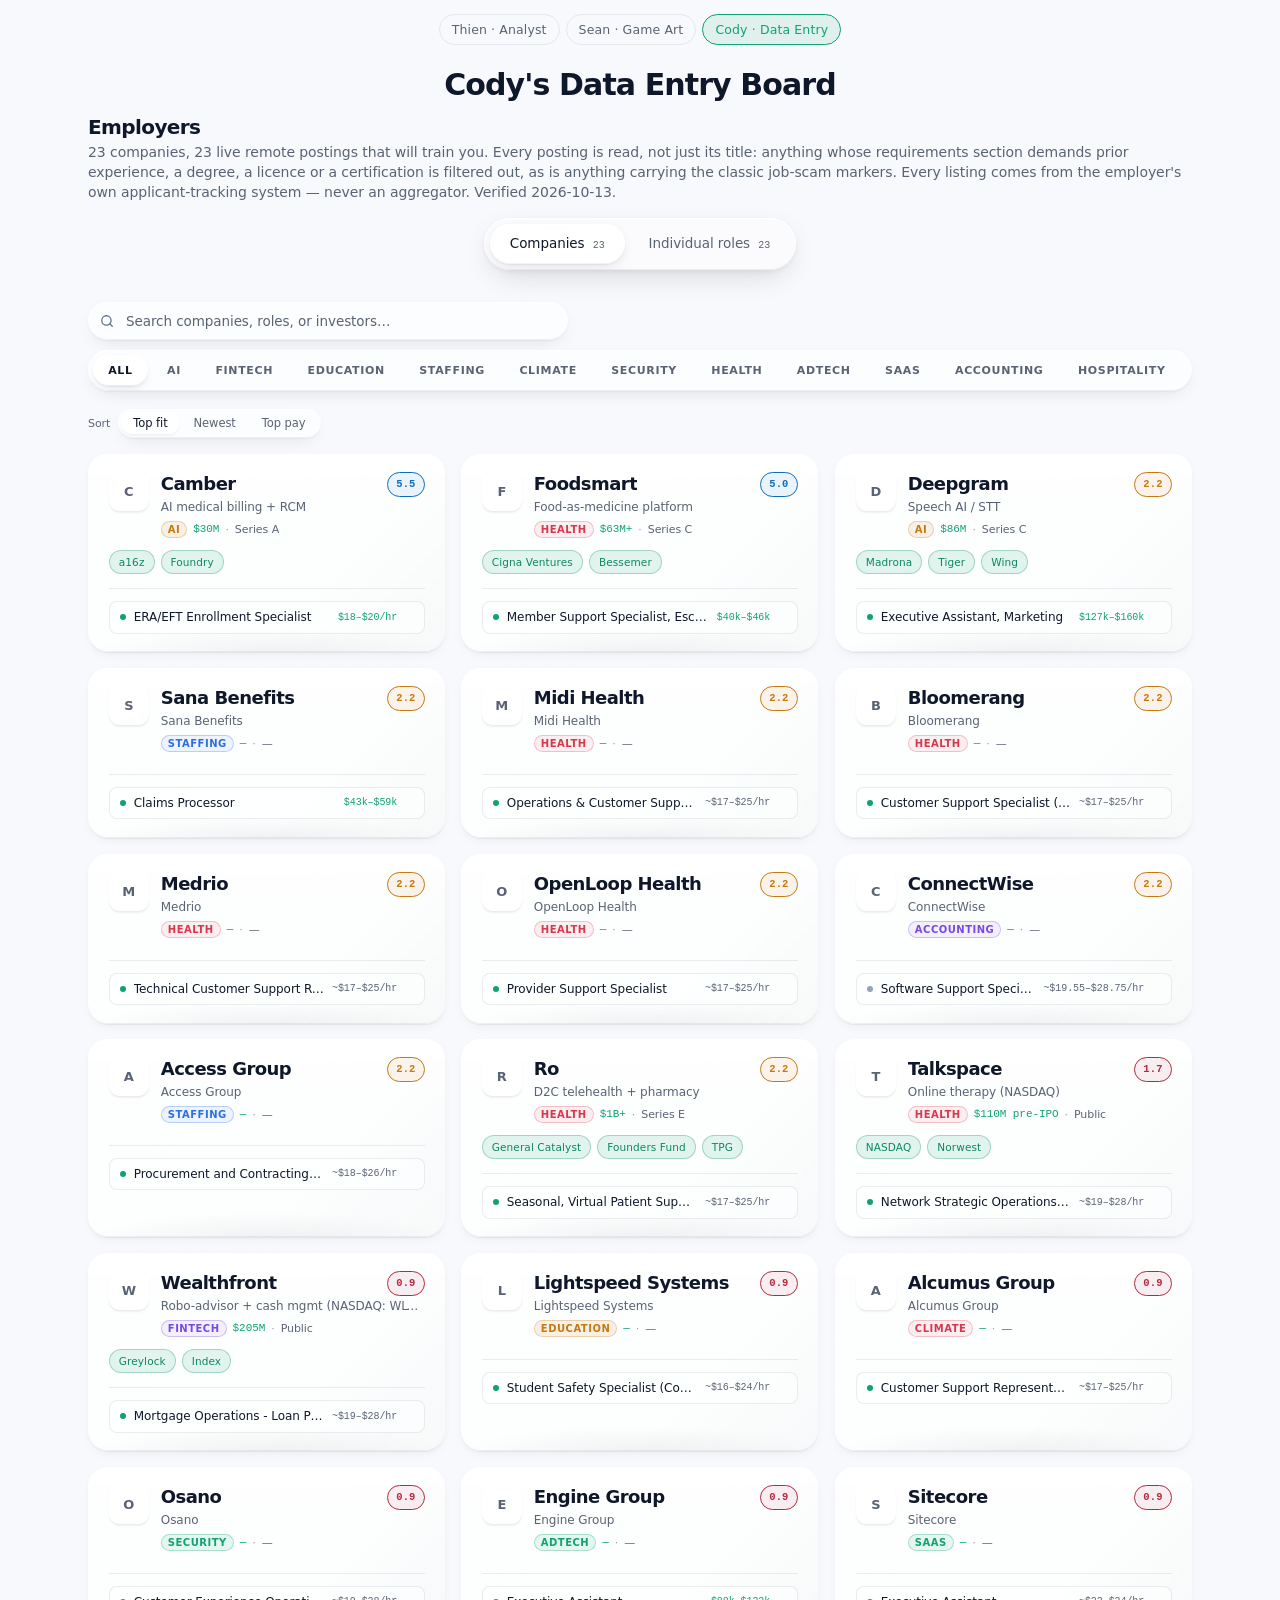
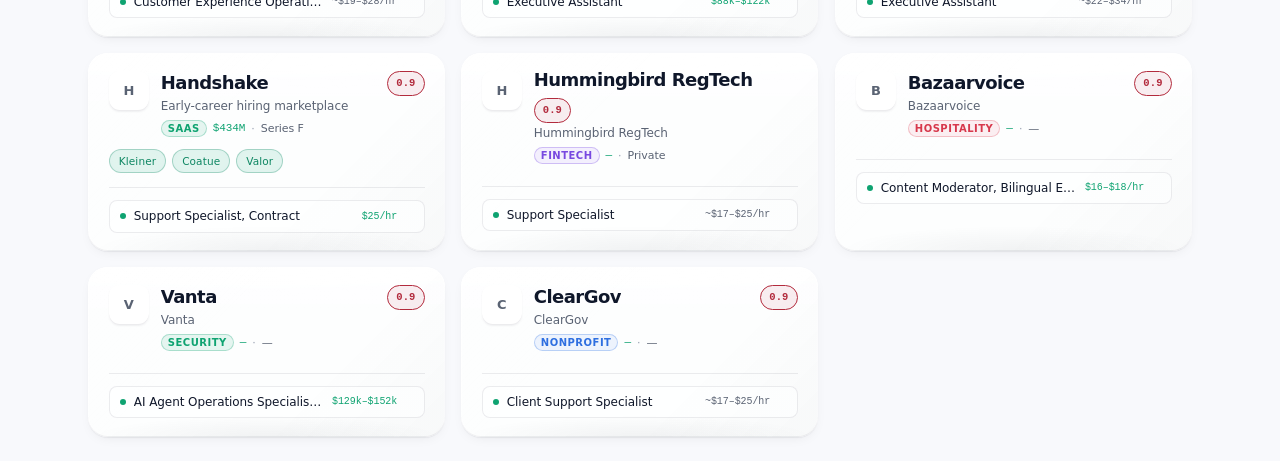
<file: cody.html>
<!doctype html>
<html lang="en">
<head>
  <meta charset="utf-8" />
  <meta name="viewport" content="width=device-width, initial-scale=1, viewport-fit=cover" />
  <meta name="theme-color" content="#0F172A" />
  <title>cody — remote data entry + admin jobs, little experience needed</title>
  <link rel="icon" href="favicon.svg" type="image/svg+xml" />
  <link rel="stylesheet" href="tw.css?v=1" />
  <link rel="stylesheet" href="styles.css?v=3" />
</head>
<body>
  <nav class="board-nav" aria-label="Boards">
    <a class="board-nav-link" href="index.html">Thien · Analyst</a>
    <a class="board-nav-link" href="sean.html">Sean · Game Art</a>
    <a class="board-nav-link active" href="cody.html" aria-current="page">Cody · Data Entry</a>
  </nav>
  <main class="mx-auto max-w-6xl px-3 sm:px-6 py-6" id="root"></main>

  <script src="js/cody-profile.js?v=1"></script>
  <script src="js/cody-data.js?v=1"></script>
  <script src="js/board.js?v=3"></script>
</body>
</html>
</file>
<file: tw.css>
*,:after,:before{--tw-border-spacing-x:0;--tw-border-spacing-y:0;--tw-translate-x:0;--tw-translate-y:0;--tw-rotate:0;--tw-skew-x:0;--tw-skew-y:0;--tw-scale-x:1;--tw-scale-y:1;--tw-pan-x: ;--tw-pan-y: ;--tw-pinch-zoom: ;--tw-scroll-snap-strictness:proximity;--tw-gradient-from-position: ;--tw-gradient-via-position: ;--tw-gradient-to-position: ;--tw-ordinal: ;--tw-slashed-zero: ;--tw-numeric-figure: ;--tw-numeric-spacing: ;--tw-numeric-fraction: ;--tw-ring-inset: ;--tw-ring-offset-width:0px;--tw-ring-offset-color:#fff;--tw-ring-color:rgba(59,130,246,.5);--tw-ring-offset-shadow:0 0 #0000;--tw-ring-shadow:0 0 #0000;--tw-shadow:0 0 #0000;--tw-shadow-colored:0 0 #0000;--tw-blur: ;--tw-brightness: ;--tw-contrast: ;--tw-grayscale: ;--tw-hue-rotate: ;--tw-invert: ;--tw-saturate: ;--tw-sepia: ;--tw-drop-shadow: ;--tw-backdrop-blur: ;--tw-backdrop-brightness: ;--tw-backdrop-contrast: ;--tw-backdrop-grayscale: ;--tw-backdrop-hue-rotate: ;--tw-backdrop-invert: ;--tw-backdrop-opacity: ;--tw-backdrop-saturate: ;--tw-backdrop-sepia: ;--tw-contain-size: ;--tw-contain-layout: ;--tw-contain-paint: ;--tw-contain-style: }::backdrop{--tw-border-spacing-x:0;--tw-border-spacing-y:0;--tw-translate-x:0;--tw-translate-y:0;--tw-rotate:0;--tw-skew-x:0;--tw-skew-y:0;--tw-scale-x:1;--tw-scale-y:1;--tw-pan-x: ;--tw-pan-y: ;--tw-pinch-zoom: ;--tw-scroll-snap-strictness:proximity;--tw-gradient-from-position: ;--tw-gradient-via-position: ;--tw-gradient-to-position: ;--tw-ordinal: ;--tw-slashed-zero: ;--tw-numeric-figure: ;--tw-numeric-spacing: ;--tw-numeric-fraction: ;--tw-ring-inset: ;--tw-ring-offset-width:0px;--tw-ring-offset-color:#fff;--tw-ring-color:rgba(59,130,246,.5);--tw-ring-offset-shadow:0 0 #0000;--tw-ring-shadow:0 0 #0000;--tw-shadow:0 0 #0000;--tw-shadow-colored:0 0 #0000;--tw-blur: ;--tw-brightness: ;--tw-contrast: ;--tw-grayscale: ;--tw-hue-rotate: ;--tw-invert: ;--tw-saturate: ;--tw-sepia: ;--tw-drop-shadow: ;--tw-backdrop-blur: ;--tw-backdrop-brightness: ;--tw-backdrop-contrast: ;--tw-backdrop-grayscale: ;--tw-backdrop-hue-rotate: ;--tw-backdrop-invert: ;--tw-backdrop-opacity: ;--tw-backdrop-saturate: ;--tw-backdrop-sepia: ;--tw-contain-size: ;--tw-contain-layout: ;--tw-contain-paint: ;--tw-contain-style: }/*! tailwindcss v3.4.17 | MIT License | https://tailwindcss.com*/*,:after,:before{box-sizing:border-box;border:0 solid #e5e7eb}:after,:before{--tw-content:""}:host,html{line-height:1.5;-webkit-text-size-adjust:100%;-moz-tab-size:4;-o-tab-size:4;tab-size:4;font-family:ui-sans-serif,system-ui,sans-serif,Apple Color Emoji,Segoe UI Emoji,Segoe UI Symbol,Noto Color Emoji;font-feature-settings:normal;font-variation-settings:normal;-webkit-tap-highlight-color:transparent}body{margin:0;line-height:inherit}hr{height:0;color:inherit;border-top-width:1px}abbr:where([title]){-webkit-text-decoration:underline dotted;text-decoration:underline dotted}h1,h2,h3,h4,h5,h6{font-size:inherit;font-weight:inherit}a{color:inherit;text-decoration:inherit}b,strong{font-weight:bolder}code,kbd,pre,samp{font-family:ui-monospace,SFMono-Regular,Menlo,Monaco,Consolas,Liberation Mono,Courier New,monospace;font-feature-settings:normal;font-variation-settings:normal;font-size:1em}small{font-size:80%}sub,sup{font-size:75%;line-height:0;position:relative;vertical-align:baseline}sub{bottom:-.25em}sup{top:-.5em}table{text-indent:0;border-color:inherit;border-collapse:collapse}button,input,optgroup,select,textarea{font-family:inherit;font-feature-settings:inherit;font-variation-settings:inherit;font-size:100%;font-weight:inherit;line-height:inherit;letter-spacing:inherit;color:inherit;margin:0;padding:0}button,select{text-transform:none}button,input:where([type=button]),input:where([type=reset]),input:where([type=submit]){-webkit-appearance:button;background-color:transparent;background-image:none}:-moz-focusring{outline:auto}:-moz-ui-invalid{box-shadow:none}progress{vertical-align:baseline}::-webkit-inner-spin-button,::-webkit-outer-spin-button{height:auto}[type=search]{-webkit-appearance:textfield;outline-offset:-2px}::-webkit-search-decoration{-webkit-appearance:none}::-webkit-file-upload-button{-webkit-appearance:button;font:inherit}summary{display:list-item}blockquote,dd,dl,figure,h1,h2,h3,h4,h5,h6,hr,p,pre{margin:0}fieldset{margin:0}fieldset,legend{padding:0}menu,ol,ul{list-style:none;margin:0;padding:0}dialog{padding:0}textarea{resize:vertical}input::-moz-placeholder,textarea::-moz-placeholder{opacity:1;color:#9ca3af}input::placeholder,textarea::placeholder{opacity:1;color:#9ca3af}[role=button],button{cursor:pointer}:disabled{cursor:default}audio,canvas,embed,iframe,img,object,svg,video{display:block;vertical-align:middle}img,video{max-width:100%;height:auto}[hidden]:where(:not([hidden=until-found])){display:none}.\!container{width:100%!important}.container{width:100%}@media (min-width:640px){.\!container{max-width:640px!important}.container{max-width:640px}}@media (min-width:768px){.\!container{max-width:768px!important}.container{max-width:768px}}@media (min-width:900px){.\!container{max-width:900px!important}.container{max-width:900px}}@media (min-width:1280px){.\!container{max-width:1280px!important}.container{max-width:1280px}}@media (min-width:1536px){.\!container{max-width:1536px!important}.container{max-width:1536px}}.pointer-events-none{pointer-events:none}.\!visible{visibility:visible!important}.visible{visibility:visible}.invisible{visibility:hidden}.collapse{visibility:collapse}.static{position:static}.fixed{position:fixed}.absolute{position:absolute}.relative{position:relative}.sticky{position:sticky}.inset-0{inset:0}.bottom-3{bottom:.75rem}.bottom-5{bottom:1.25rem}.end-1{inset-inline-end:.25rem}.left-0{left:0}.right-3{right:.75rem}.right-6{right:1.5rem}.top-0{top:0}.top-10{top:2.5rem}.top-16{top:4rem}.top-3{top:.75rem}.isolate{isolation:isolate}.z-20{z-index:20}.z-40{z-index:40}.z-50{z-index:50}.m-1{margin:.25rem}.m-2{margin:.5rem}.m-3{margin:.75rem}.m-4{margin:1rem}.-mx-3{margin-left:-.75rem;margin-right:-.75rem}.mx-1{margin-left:.25rem;margin-right:.25rem}.mx-3{margin-left:.75rem;margin-right:.75rem}.mx-auto{margin-left:auto;margin-right:auto}.mb-0\.5{margin-bottom:.125rem}.mb-1{margin-bottom:.25rem}.mb-1\.5{margin-bottom:.375rem}.mb-2{margin-bottom:.5rem}.mb-3{margin-bottom:.75rem}.mb-4{margin-bottom:1rem}.mb-5{margin-bottom:1.25rem}.mb-6{margin-bottom:1.5rem}.me-1{margin-inline-end:.25rem}.me-2{margin-inline-end:.5rem}.me-3{margin-inline-end:.75rem}.me-4{margin-inline-end:1rem}.me-5{margin-inline-end:1.25rem}.me-6{margin-inline-end:1.5rem}.me-7{margin-inline-end:1.75rem}.me-8{margin-inline-end:2rem}.me-9{margin-inline-end:2.25rem}.ml-1{margin-left:.25rem}.ml-2{margin-left:.5rem}.ml-auto{margin-left:auto}.mr-2{margin-right:.5rem}.mr-3{margin-right:.75rem}.mt-0\.5{margin-top:.125rem}.mt-1{margin-top:.25rem}.mt-1\.5{margin-top:.375rem}.mt-2{margin-top:.5rem}.mt-2\.5{margin-top:.625rem}.mt-3{margin-top:.75rem}.mt-4{margin-top:1rem}.mt-5{margin-top:1.25rem}.mt-6{margin-top:1.5rem}.block{display:block}.\!inline-block{display:inline-block!important}.inline-block{display:inline-block}.inline{display:inline}.flex{display:flex}.inline-flex{display:inline-flex}.table{display:table}.grid{display:grid}.inline-grid{display:inline-grid}.contents{display:contents}.hidden{display:none}.h-1{height:.25rem}.h-1\.5{height:.375rem}.h-14{height:3.5rem}.h-2{height:.5rem}.h-3{height:.75rem}.h-4{height:1rem}.h-6{height:1.5rem}.h-7{height:1.75rem}.h-px{height:1px}.h-screen{height:100vh}.max-h-44{max-height:11rem}.max-h-\[90vh\]{max-height:90vh}.min-h-\[2rem\]{min-height:2rem}.min-h-\[60px\]{min-height:60px}.min-h-screen{min-height:100vh}.\!w-16{width:4rem!important}.\!w-32{width:8rem!important}.w-16{width:4rem}.w-5{width:1.25rem}.w-6{width:1.5rem}.w-60{width:15rem}.w-7{width:1.75rem}.w-8{width:2rem}.w-full{width:100%}.min-w-0{min-width:0}.max-w-2xl{max-width:42rem}.max-w-3xl{max-width:48rem}.max-w-6xl{max-width:72rem}.max-w-\[200px\]{max-width:200px}.max-w-\[260px\]{max-width:260px}.max-w-\[calc\(100vw-1\.5rem\)\]{max-width:calc(100vw - 1.5rem)}.max-w-full{max-width:100%}.max-w-lg{max-width:32rem}.max-w-md{max-width:28rem}.max-w-xl{max-width:36rem}.max-w-xs{max-width:20rem}.flex-1{flex:1 1 0%}.flex-shrink,.shrink{flex-shrink:1}.shrink-0{flex-shrink:0}.grow{flex-grow:1}.transform{transform:translate(var(--tw-translate-x),var(--tw-translate-y)) rotate(var(--tw-rotate)) skewX(var(--tw-skew-x)) skewY(var(--tw-skew-y)) scaleX(var(--tw-scale-x)) scaleY(var(--tw-scale-y))}.cursor-pointer{cursor:pointer}.resize{resize:both}.list-disc{list-style-type:disc}.list-none{list-style-type:none}.auto-cols-min{grid-auto-columns:min-content}.grid-flow-col{grid-auto-flow:column}.grid-cols-1{grid-template-columns:repeat(1,minmax(0,1fr))}.grid-cols-2{grid-template-columns:repeat(2,minmax(0,1fr))}.grid-cols-3{grid-template-columns:repeat(3,minmax(0,1fr))}.grid-cols-4{grid-template-columns:repeat(4,minmax(0,1fr))}.grid-rows-7{grid-template-rows:repeat(7,minmax(0,1fr))}.flex-col{flex-direction:column}.flex-wrap{flex-wrap:wrap}.place-items-center{place-items:center}.items-start{align-items:flex-start}.items-end{align-items:flex-end}.items-center{align-items:center}.items-baseline{align-items:baseline}.justify-start{justify-content:flex-start}.justify-end{justify-content:flex-end}.justify-center{justify-content:center}.justify-between{justify-content:space-between}.gap-0\.5{gap:.125rem}.gap-1{gap:.25rem}.gap-1\.5{gap:.375rem}.gap-2{gap:.5rem}.gap-3{gap:.75rem}.gap-4{gap:1rem}.gap-\[3px\]{gap:3px}.space-y-0\.5>:not([hidden])~:not([hidden]){--tw-space-y-reverse:0;margin-top:calc(.125rem*(1 - var(--tw-space-y-reverse)));margin-bottom:calc(.125rem*var(--tw-space-y-reverse))}.space-y-1>:not([hidden])~:not([hidden]){--tw-space-y-reverse:0;margin-top:calc(.25rem*(1 - var(--tw-space-y-reverse)));margin-bottom:calc(.25rem*var(--tw-space-y-reverse))}.space-y-1\.5>:not([hidden])~:not([hidden]){--tw-space-y-reverse:0;margin-top:calc(.375rem*(1 - var(--tw-space-y-reverse)));margin-bottom:calc(.375rem*var(--tw-space-y-reverse))}.space-y-2>:not([hidden])~:not([hidden]){--tw-space-y-reverse:0;margin-top:calc(.5rem*(1 - var(--tw-space-y-reverse)));margin-bottom:calc(.5rem*var(--tw-space-y-reverse))}.space-y-3>:not([hidden])~:not([hidden]){--tw-space-y-reverse:0;margin-top:calc(.75rem*(1 - var(--tw-space-y-reverse)));margin-bottom:calc(.75rem*var(--tw-space-y-reverse))}.space-y-4>:not([hidden])~:not([hidden]){--tw-space-y-reverse:0;margin-top:calc(1rem*(1 - var(--tw-space-y-reverse)));margin-bottom:calc(1rem*var(--tw-space-y-reverse))}.space-y-5>:not([hidden])~:not([hidden]){--tw-space-y-reverse:0;margin-top:calc(1.25rem*(1 - var(--tw-space-y-reverse)));margin-bottom:calc(1.25rem*var(--tw-space-y-reverse))}.space-y-6>:not([hidden])~:not([hidden]){--tw-space-y-reverse:0;margin-top:calc(1.5rem*(1 - var(--tw-space-y-reverse)));margin-bottom:calc(1.5rem*var(--tw-space-y-reverse))}.space-y-8>:not([hidden])~:not([hidden]){--tw-space-y-reverse:0;margin-top:calc(2rem*(1 - var(--tw-space-y-reverse)));margin-bottom:calc(2rem*var(--tw-space-y-reverse))}.self-center{align-self:center}.overflow-hidden{overflow:hidden}.overflow-x-auto{overflow-x:auto}.overflow-y-auto{overflow-y:auto}.truncate{overflow:hidden;text-overflow:ellipsis;white-space:nowrap}.whitespace-pre-wrap{white-space:pre-wrap}.rounded{border-radius:.25rem}.rounded-full{border-radius:9999px}.rounded-lg{border-radius:.5rem}.rounded-md{border-radius:.375rem}.rounded-xl{border-radius:.75rem}.border{border-width:1px}.border-b{border-bottom-width:1px}.border-l-2{border-left-width:2px}.border-t{border-top-width:1px}.border-\[color\:var\(--border\)\]{border-color:var(--border)}.border-\[color\:var\(--border-2\)\]{border-color:var(--border-2)}.border-\[color\:var\(--hairline\)\]{border-color:var(--hairline)}.border-accent-500\/30{border-color:rgba(11,138,96,.3)}.border-ink-600{border-color:rgba(15,23,42,.1)}.border-ink-600\/50{border-color:rgba(15,23,42,.5)}.border-ink-700\/40{border-color:hsla(0,0%,100%,.4)}.border-rose-500\/30{border-color:rgba(178,43,61,.3)}.border-rose-500\/40{border-color:rgba(178,43,61,.4)}.bg-\[color\:var\(--accent\)\]{background-color:var(--accent)}.bg-\[color\:var\(--bg-2\)\]{background-color:var(--bg-2)}.bg-\[color\:var\(--border\)\]{background-color:var(--border)}.bg-accent-500\/10{background-color:rgba(11,138,96,.1)}.bg-ink-800\/40{background-color:rgba(247,248,251,.4)}.bg-ink-800\/60{background-color:rgba(247,248,251,.6)}.bg-ink-900{--tw-bg-opacity:1;background-color:rgb(244 245 249/var(--tw-bg-opacity,1))}.\!p-4{padding:1rem!important}.p-1{padding:.25rem}.p-1\.5{padding:.375rem}.p-2{padding:.5rem}.p-3{padding:.75rem}.p-4{padding:1rem}.\!px-2{padding-left:.5rem!important;padding-right:.5rem!important}.\!px-3{padding-left:.75rem!important;padding-right:.75rem!important}.\!py-0\.5{padding-top:.125rem!important;padding-bottom:.125rem!important}.\!py-1{padding-top:.25rem!important;padding-bottom:.25rem!important}.\!py-1\.5{padding-top:.375rem!important;padding-bottom:.375rem!important}.\!py-2{padding-top:.5rem!important;padding-bottom:.5rem!important}.\!py-2\.5{padding-top:.625rem!important;padding-bottom:.625rem!important}.px-1{padding-left:.25rem;padding-right:.25rem}.px-1\.5{padding-left:.375rem;padding-right:.375rem}.px-2{padding-left:.5rem;padding-right:.5rem}.px-3{padding-left:.75rem;padding-right:.75rem}.px-4{padding-left:1rem;padding-right:1rem}.py-0\.5{padding-top:.125rem;padding-bottom:.125rem}.py-1{padding-top:.25rem;padding-bottom:.25rem}.py-1\.5{padding-top:.375rem;padding-bottom:.375rem}.py-10{padding-top:2.5rem;padding-bottom:2.5rem}.py-12{padding-top:3rem;padding-bottom:3rem}.py-2{padding-top:.5rem;padding-bottom:.5rem}.py-3{padding-top:.75rem;padding-bottom:.75rem}.py-5{padding-top:1.25rem;padding-bottom:1.25rem}.py-6{padding-top:1.5rem;padding-bottom:1.5rem}.py-8{padding-top:2rem;padding-bottom:2rem}.pb-2{padding-bottom:.5rem}.pl-3{padding-left:.75rem}.pl-5{padding-left:1.25rem}.pr-1{padding-right:.25rem}.pr-2{padding-right:.5rem}.pr-3{padding-right:.75rem}.pr-4{padding-right:1rem}.pr-5{padding-right:1.25rem}.pt-1{padding-top:.25rem}.pt-3{padding-top:.75rem}.pt-4{padding-top:1rem}.pt-5{padding-top:1.25rem}.text-left{text-align:left}.text-center{text-align:center}.text-right{text-align:right}.align-middle{vertical-align:middle}.font-mono{font-family:ui-monospace,SFMono-Regular,Menlo,Monaco,Consolas,Liberation Mono,Courier New,monospace}.text-2xl{font-size:1.5rem;line-height:2rem}.text-3xl{font-size:1.875rem;line-height:2.25rem}.text-4xl{font-size:2.25rem;line-height:2.5rem}.text-5xl{font-size:3rem;line-height:1}.text-6xl{font-size:3.75rem;line-height:1}.text-\[10\.5px\]{font-size:10.5px}.text-\[10px\]{font-size:10px}.text-\[11\.5px\]{font-size:11.5px}.text-\[11px\]{font-size:11px}.text-\[12\.5px\]{font-size:12.5px}.text-\[12px\]{font-size:12px}.text-\[13\.5px\]{font-size:13.5px}.text-\[13px\]{font-size:13px}.text-\[14\.5px\]{font-size:14.5px}.text-\[14px\]{font-size:14px}.text-\[15\.5px\]{font-size:15.5px}.text-\[15px\]{font-size:15px}.text-\[17px\]{font-size:17px}.text-\[9px\]{font-size:9px}.text-base{font-size:1rem;line-height:1.5rem}.text-lg{font-size:1.125rem;line-height:1.75rem}.text-sm{font-size:.875rem;line-height:1.25rem}.text-xl{font-size:1.25rem;line-height:1.75rem}.text-xs{font-size:.75rem;line-height:1rem}.font-bold{font-weight:700}.font-medium{font-weight:500}.font-normal{font-weight:400}.font-semibold{font-weight:600}.uppercase{text-transform:uppercase}.normal-case{text-transform:none}.italic{font-style:italic}.tabular-nums{--tw-numeric-spacing:tabular-nums;font-variant-numeric:var(--tw-ordinal) var(--tw-slashed-zero) var(--tw-numeric-figure) var(--tw-numeric-spacing) var(--tw-numeric-fraction)}.leading-relaxed{line-height:1.625}.leading-snug{line-height:1.375}.leading-tight{line-height:1.25}.tracking-\[0\.18em\]{letter-spacing:.18em}.tracking-normal{letter-spacing:0}.tracking-tight{letter-spacing:-.025em}.tracking-wide{letter-spacing:.025em}.tracking-wider{letter-spacing:.05em}.text-\[color\:var\(--text\)\]{color:var(--text)}.text-accent-400{--tw-text-opacity:1;color:rgb(14 163 113/var(--tw-text-opacity,1))}.text-rose-400{--tw-text-opacity:1;color:rgb(215 56 76/var(--tw-text-opacity,1))}.text-slate-200{--tw-text-opacity:1;color:rgb(226 232 240/var(--tw-text-opacity,1))}.text-slate-300{--tw-text-opacity:1;color:rgb(203 213 225/var(--tw-text-opacity,1))}.text-slate-400{--tw-text-opacity:1;color:rgb(148 163 184/var(--tw-text-opacity,1))}.text-slate-500{--tw-text-opacity:1;color:rgb(100 116 139/var(--tw-text-opacity,1))}.text-warm-400{--tw-text-opacity:1;color:rgb(199 120 14/var(--tw-text-opacity,1))}.underline{text-decoration-line:underline}.line-through{text-decoration-line:line-through}.underline-offset-2{text-underline-offset:2px}.antialiased{-webkit-font-smoothing:antialiased;-moz-osx-font-smoothing:grayscale}.opacity-50{opacity:.5}.opacity-80{opacity:.8}.shadow{--tw-shadow:0 1px 3px 0 rgba(0,0,0,.1),0 1px 2px -1px rgba(0,0,0,.1);--tw-shadow-colored:0 1px 3px 0 var(--tw-shadow-color),0 1px 2px -1px var(--tw-shadow-color);box-shadow:var(--tw-ring-offset-shadow,0 0 #0000),var(--tw-ring-shadow,0 0 #0000),var(--tw-shadow)}.outline{outline-style:solid}.ring{--tw-ring-offset-shadow:var(--tw-ring-inset) 0 0 0 var(--tw-ring-offset-width) var(--tw-ring-offset-color);--tw-ring-shadow:var(--tw-ring-inset) 0 0 0 calc(3px + var(--tw-ring-offset-width)) var(--tw-ring-color);box-shadow:var(--tw-ring-offset-shadow),var(--tw-ring-shadow),var(--tw-shadow,0 0 #0000)}.blur{--tw-blur:blur(8px)}.blur,.invert{filter:var(--tw-blur) var(--tw-brightness) var(--tw-contrast) var(--tw-grayscale) var(--tw-hue-rotate) var(--tw-invert) var(--tw-saturate) var(--tw-sepia) var(--tw-drop-shadow)}.invert{--tw-invert:invert(100%)}.filter{filter:var(--tw-blur) var(--tw-brightness) var(--tw-contrast) var(--tw-grayscale) var(--tw-hue-rotate) var(--tw-invert) var(--tw-saturate) var(--tw-sepia) var(--tw-drop-shadow)}.backdrop-filter{-webkit-backdrop-filter:var(--tw-backdrop-blur) var(--tw-backdrop-brightness) var(--tw-backdrop-contrast) var(--tw-backdrop-grayscale) var(--tw-backdrop-hue-rotate) var(--tw-backdrop-invert) var(--tw-backdrop-opacity) var(--tw-backdrop-saturate) var(--tw-backdrop-sepia);backdrop-filter:var(--tw-backdrop-blur) var(--tw-backdrop-brightness) var(--tw-backdrop-contrast) var(--tw-backdrop-grayscale) var(--tw-backdrop-hue-rotate) var(--tw-backdrop-invert) var(--tw-backdrop-opacity) var(--tw-backdrop-saturate) var(--tw-backdrop-sepia)}.transition{transition-property:color,background-color,border-color,text-decoration-color,fill,stroke,opacity,box-shadow,transform,filter,-webkit-backdrop-filter;transition-property:color,background-color,border-color,text-decoration-color,fill,stroke,opacity,box-shadow,transform,filter,backdrop-filter;transition-property:color,background-color,border-color,text-decoration-color,fill,stroke,opacity,box-shadow,transform,filter,backdrop-filter,-webkit-backdrop-filter;transition-timing-function:cubic-bezier(.4,0,.2,1);transition-duration:.15s}.transition-all{transition-property:all;transition-timing-function:cubic-bezier(.4,0,.2,1);transition-duration:.15s}.duration-500{transition-duration:.5s}.ease-in{transition-timing-function:cubic-bezier(.4,0,1,1)}.\[i\:i\+L\]{i:i+L}.\[i\:i\+M\]{i:i+M}.\[i\:j\+1\]{i:j+1}.\[i\:j\]{i:j}.\[j\:i\]{j:i}.\[ts\:number\]{ts:number}.last\:border-0:last-child{border-width:0}.hover\:border-\[color\:var\(--text\)\]:hover{border-color:var(--text)}.hover\:border-accent-500\/50:hover{border-color:rgba(11,138,96,.5)}.hover\:bg-\[color\:var\(--bg-2\)\]:hover{background-color:var(--bg-2)}.hover\:bg-\[rgba\(46\2c 111\2c 224\2c 0\.05\)\]:hover{background-color:rgba(46,111,224,.05)}.hover\:bg-ink-700\/40:hover{background-color:hsla(0,0%,100%,.4)}.hover\:text-\[color\:var\(--text\)\]:hover{color:var(--text)}.hover\:text-accent-400:hover{--tw-text-opacity:1;color:rgb(14 163 113/var(--tw-text-opacity,1))}.hover\:text-white:hover{--tw-text-opacity:1;color:rgb(255 255 255/var(--tw-text-opacity,1))}.hover\:underline:hover{text-decoration-line:underline}.hover\:opacity-80:hover{opacity:.8}.hover\:opacity-90:hover{opacity:.9}.focus\:border-accent-500:focus{--tw-border-opacity:1;border-color:rgb(11 138 96/var(--tw-border-opacity,1))}.focus\:outline-none:focus{outline:2px solid transparent;outline-offset:2px}@media (min-width:640px){.sm\:bottom-4{bottom:1rem}.sm\:right-4{right:1rem}.sm\:col-span-2{grid-column:span 2/span 2}.sm\:col-span-4{grid-column:span 4/span 4}.sm\:mx-0{margin-left:0;margin-right:0}.sm\:inline{display:inline}.sm\:max-w-\[400px\]{max-width:400px}.sm\:grid-cols-2{grid-template-columns:repeat(2,minmax(0,1fr))}.sm\:grid-cols-3{grid-template-columns:repeat(3,minmax(0,1fr))}.sm\:grid-cols-4{grid-template-columns:repeat(4,minmax(0,1fr))}.sm\:gap-3{gap:.75rem}.sm\:gap-5{gap:1.25rem}.sm\:px-6{padding-left:1.5rem;padding-right:1.5rem}.sm\:py-7{padding-top:1.75rem;padding-bottom:1.75rem}.sm\:text-3xl{font-size:1.875rem;line-height:2.25rem}.sm\:text-\[12\.5px\]{font-size:12.5px}.sm\:text-xs{font-size:.75rem;line-height:1rem}}@media (min-width:768px){.md\:inline{display:inline}}@media (min-width:900px){.lg\:col-span-2{grid-column:span 2/span 2}.lg\:hidden{display:none}.lg\:w-56{width:14rem}.lg\:grid-cols-2{grid-template-columns:repeat(2,minmax(0,1fr))}.lg\:grid-cols-3{grid-template-columns:repeat(3,minmax(0,1fr))}.lg\:grid-cols-6{grid-template-columns:repeat(6,minmax(0,1fr))}.lg\:px-8{padding-left:2rem;padding-right:2rem}}@media (min-width:1280px){.xl\:grid-cols-3{grid-template-columns:repeat(3,minmax(0,1fr))}}
</file>
<file: styles.css>
/* =========================================================================
 * styles.css — Apple Liquid Glass design system (LIGHT MODE)
 *
 * Liquid Glass signatures (light variant):
 *   - backdrop-filter: blur(N) saturate(180%)
 *   - Translucent surfaces in the 0.55–0.85 alpha range over a tinted canvas
 *   - Inset top-edge highlight: inset 0 1px 0 rgba(255,255,255,0.95)
 *   - Subtle hairline shadows below: 0 1px 2px rgba(0,0,0,0.04)
 *   - Continuous-curvature radii (10–28px)
 *   - Spring-physics transitions
 *   - Ambient color wells (low saturation on light)
 *
 * Color discipline (semantic, accessible contrast on white):
 *   mint = progress · amber = focus · rose = urgency
 *   sky  = SDE/info · violet = cross-track
 * ========================================================================= */

:root {
  color-scheme: light;

  /* Surfaces — warm-cool near-white */
  --bg:           #F8F9FC;
  --bg-2:         #F1F3F8;
  --canvas-tint:  #FBFCFE;

  /* Glass materials (translucent over the tinted canvas).
   * Lower alphas = more visible refraction of the canvas + tinted shadows
   * behind. Calibrated so backdrop-filter does the heavy lifting. */
  --thin:    rgba(255, 255, 255, 0.42);
  --regular: rgba(255, 255, 255, 0.58);
  --thick:   rgba(255, 255, 255, 0.78);
  --chrome:  rgba(252, 253, 255, 0.68);

  /* Edge highlights & shadows (light-mode appropriate) */
  --hl-strong: rgba(255, 255, 255, 0.95);
  --hl-soft:   rgba(255, 255, 255, 0.65);
  --hl-faint:  rgba(0, 0, 0, 0.025);
  --hairline:  rgba(15, 23, 42, 0.08);
  --hairline-2:rgba(15, 23, 42, 0.12);
  --depth:     rgba(15, 23, 42, 0.08);

  /* Text — dark on light */
  --text:  #0F172A;
  --muted: #5A6373;
  --dim:   #97A0B0;

  /* Intentional color — darker variants for WCAG-AA on white */
  --accent:     #0EA371;   /* mint — progress / success */
  --accent-dim: #0B8A60;
  --warn:       #C7780E;   /* amber — focus / attention */
  --bad:        #D7384C;   /* rose — urgency / errors */
  --sde:        #2E6FE0;   /* sky — SDE / info */
  --both:       #7849E0;   /* violet — cross-track */

  /* Soft accent fills (used in pills, hover states) */
  --accent-fill: rgba(14, 163, 113, 0.10);
  --warn-fill:   rgba(199, 120, 14, 0.10);
  --bad-fill:    rgba(215, 56, 76, 0.08);
  --sde-fill:    rgba(46, 111, 224, 0.08);
  --both-fill:   rgba(120, 73, 224, 0.08);

  /* Shadows — diffuse, light-mode appropriate */
  --sh-card: 0 1px 2px rgba(15,23,42,0.04),
             0 4px 14px -6px rgba(15,23,42,0.10),
             0 1px 1px rgba(15,23,42,0.03);
  --sh-lift: 0 1px 2px rgba(15,23,42,0.06),
             0 14px 36px -14px rgba(15,23,42,0.18),
             0 4px 12px -6px rgba(15,23,42,0.08);
  --sh-glow-accent: 0 8px 24px -10px rgba(14,163,113,0.35),
                    0 0 0 1px rgba(14,163,113,0.18);

  /* Continuous-curvature radii */
  --r-xs: 10px;
  --r-sm: 14px;
  --r:    20px;
  --r-lg: 28px;
  --r-xl: 36px;

  /* Concentric corner system (Apple HIG: inner = outer − padding). Cards
   * publish --r-outer and --card-padding; nested glass picks up --r-inner
   * automatically so corners stay parallel. Floored at 6px so deeply nested
   * elements never collapse to right angles. */
  --r-outer:       var(--r);
  --card-padding:  1.15rem;
  --r-inner:       max(6px, calc(var(--r-outer) - var(--card-padding)));

  /* Variable blur — let it animate per surface state (e.g., frosted ramp-up
   * when a modal opens over the dashboard). Surfaces reference this token
   * in their backdrop-filter instead of hardcoding 60px. */
  --glass-blur:        60px;
  --glass-saturate:    200%;
  --glass-brightness:  1.08;
  --glass-contrast:    1.02;

  /* Adaptive substrate — JS samples each card's background and writes
   * --card-tint with the dominant color. Defaults to transparent so the
   * cascade is a no-op until JS lights it up. The .card rule uses
   * color-mix(...) to blend a slight pull toward the substrate. */
  --card-tint:         transparent;
  --card-tint-mix:     7%;     /* lowered from 14% — kept subtle so the
                                  ambient-well color doesn't visibly tint
                                  cards green/rose/blue depending on
                                  scroll position. */

  /* Spring transition (Apple-style overshoot) */
  --spring: cubic-bezier(0.34, 1.56, 0.64, 1);
  --ease:   cubic-bezier(0.32, 0.72, 0, 1);
  /* Liquid Glass motion tokens.
   * --spring-overshoot: entrance — overshoots target with 2 oscillations.
   * --spring-settle:    exit — gentle deceleration into rest.
   * --spring-snap:      quick taps, no overshoot.
   * Use Web Animations API with these as easing on the FLIP transforms. */
  --spring-overshoot: linear(
    0, 0.012 1.5%, 0.06 3.3%, 0.16 5.9%, 0.337 9.6%, 0.526 13.5%,
    0.706 17.6%, 0.853 21.8%, 0.962 26.1%, 1.024 30.4%, 1.046 34.9%,
    1.04 39.6%, 1.022 44.4%, 1.003 49.5%, 0.987 55%, 0.984 61%,
    0.991 67.5%, 1 100%
  );
  --spring-settle: cubic-bezier(0.16, 1, 0.3, 1);
  --spring-snap:   cubic-bezier(0.22, 1, 0.36, 1);
}

* { box-sizing: border-box; }
html, body {
  background: var(--bg);
  color: var(--text);
  /* Disable iOS Safari's double-tap-to-zoom (and the 300 ms click
     delay that comes with it). `manipulation` still allows pinch
     zoom for accessibility — only the gesture-zoom on double-tap
     is suppressed. */
  touch-action: manipulation;
}

/* Hide the browser scrollbar app-wide. Scrolling still works (wheel,
 * trackpad, keys, touch); only the rendered scrollbar UI is removed. */
html { scrollbar-width: none; -ms-overflow-style: none; }
html::-webkit-scrollbar, body::-webkit-scrollbar { width: 0; height: 0; display: none; }
*::-webkit-scrollbar { width: 0; height: 0; }
* { scrollbar-width: none; }
body {
  font: 14.5px/1.55 'Geist', 'Inter', -apple-system, BlinkMacSystemFont, system-ui, sans-serif;
  -webkit-font-smoothing: antialiased;
  -webkit-text-size-adjust: 100%;
}
a { color: inherit; text-decoration: none; }
button { font: inherit; cursor: pointer; background: none; border: none; color: inherit; }
::selection { background: var(--accent); color: #FFFFFF; }

/* =========================================================================
 * Ambient color wells — VIBRANT, slow-drifting pastel orbs.
 * Glass needs strong, colorful substrate to refract visibly on light bg.
 * Animation gives the glass surfaces subtle visible "life" without movement.
 * ========================================================================= */
body::before {
  content: ''; position: fixed; inset: -15vh -15vw; pointer-events: none; z-index: -2;
  background:
    radial-gradient(50vw 40vw at 8% -5%,   rgba(14,163,113,0.35),  transparent 55%),
    radial-gradient(42vw 35vw at 95% 8%,   rgba(46,111,224,0.28),  transparent 55%),
    radial-gradient(55vw 45vw at 50% 108%, rgba(120,73,224,0.26),  transparent 55%),
    radial-gradient(36vw 30vw at 100% 65%, rgba(199,120,14,0.22),  transparent 55%),
    radial-gradient(32vw 26vw at -3% 70%,  rgba(215,56,76,0.20),   transparent 55%),
    radial-gradient(28vw 22vw at 30% 50%,  rgba(14,163,113,0.12),  transparent 60%);
  animation: ambient-drift 32s ease-in-out infinite alternate;
  /* Force into its own GPU compositor layer. The drift animation just
   * translates this layer -- if it stays on the main layer, every
   * frame re-rasters the giant gradient. translateZ(0) + will-change
   * promotes it once on page load; transform updates are then pure
   * compositor work (no CPU paint). */
  will-change: transform;
  transform: translateZ(0);
}
@keyframes ambient-drift {
  0%   { transform: translate(0, 0) scale(1); }
  50%  { transform: translate(-2vw, 1vh) scale(1.02); }
  100% { transform: translate(1vw, -1vh) scale(0.99); }
}
/* Film grain — gives glass a "material" feel rather than plastic */
body::after {
  content: ''; position: fixed; inset: 0; pointer-events: none; z-index: -1;
  background-image: url("data:image/svg+xml;utf8,<svg xmlns='http://www.w3.org/2000/svg' width='200' height='200'><filter id='n'><feTurbulence baseFrequency='0.85' numOctaves='2' stitchTiles='stitch'/><feColorMatrix values='0 0 0 0 0   0 0 0 0 0   0 0 0 0 0   0 0 0 0.05 0'/></filter><rect width='100%' height='100%' filter='url(%23n)'/></svg>");
  mix-blend-mode: multiply;
  opacity: 0.7;
  /* Promote the grain layer to its own GPU plane so the SVG turbulence
   * + mix-blend-mode:multiply composite is cached, not re-rastered on
   * every frame. translateZ(0) is the established way to force a layer
   * without touching layout. */
  will-change: transform;
  transform: translateZ(0);
}

/* =========================================================================
 * Sidebar responsive — MAX liquid glass: heavy blur, vivid saturation,
 * multi-edge specular ring, slight contrast for crystallized feel
 * ========================================================================= */
.sidebar-nav {
  display: flex;
  background: var(--chrome);
  -webkit-backdrop-filter: blur(60px) saturate(200%) brightness(1.08) contrast(1.03);
  backdrop-filter: blur(60px) saturate(200%) brightness(1.08) contrast(1.03);
  border-right: 1px solid var(--hairline);
  box-shadow:
    inset 0 1px 0 rgba(255,255,255,0.95),
    inset -1px 0 0 rgba(255,255,255,0.45),
    inset 1px 0 0 rgba(255,255,255,0.55),
    inset 0 -1px 0 var(--hairline),
    1px 0 0 rgba(15,23,42,0.04);
  position: relative;
}
/* Specular gloss on sidebar — diagonal sweep + top gradient */
.sidebar-nav::after {
  content: ''; position: absolute; inset: 0; pointer-events: none;
  background:
    linear-gradient(180deg, rgba(255,255,255,0.45) 0%, transparent 12%),
    linear-gradient(135deg, rgba(255,255,255,0.20) 0%, transparent 35%);
  z-index: 0;
}
.sidebar-nav > * { position: relative; z-index: 1; }
#sidebar-backdrop { display: none; }
@media (max-width: 899px) {
  .sidebar-nav {
    position: fixed; top: 0; left: 0; bottom: 0;
    height: 100vh; height: 100dvh;
    transform: translateX(-100%);
    transition: transform 0.45s var(--spring);
    box-shadow: inset 0 1px 0 var(--hl-strong),
                28px 0 60px -20px rgba(15,23,42,0.15);
    max-width: 86vw;
    border-top-right-radius: var(--r);
    border-bottom-right-radius: var(--r);
    overflow-y: auto;             /* long nav can scroll */
    -webkit-overflow-scrolling: touch;
  }
  body.sidebar-open .sidebar-nav { transform: translateX(0); }
  body.sidebar-open #sidebar-backdrop {
    display: block;
    -webkit-backdrop-filter: blur(8px);
    backdrop-filter: blur(8px);
    background: rgba(15,23,42,0.18);
  }
  /* Lock the body scroll while the slide-over is open */
  body.sidebar-open { overflow: hidden !important; }
  /* Ensure the hamburger sits above any sticky-positioned content */
  #mobile-menu { position: relative; z-index: 5; }
}

/* =========================================================================
 * Nav items
 * ========================================================================= */
.nav-item {
  display: flex; align-items: center; gap: 0.55rem;
  padding: 0.55rem 0.75rem;
  border-radius: var(--r-xs);
  color: var(--muted);
  font-size: 13.5px;
  position: relative;
  transition: color 0.25s var(--ease), background 0.25s var(--ease), transform 0.35s var(--spring);
}
.nav-item:hover {
  color: var(--text);
  background: var(--hl-faint);
  transform: translateX(2px);
}
.nav-item.active {
  color: var(--text);
  background: linear-gradient(180deg, rgba(14,163,113,0.13), rgba(14,163,113,0.05));
  box-shadow: inset 0 1px 0 rgba(255,255,255,0.95), inset 0 -1px 0 var(--hairline);
}
.nav-item.active::before {
  content: ''; position: absolute; left: -16px; top: 8px; bottom: 8px; width: 3px;
  background: var(--accent);
  border-radius: 3px;
  box-shadow: 0 0 10px rgba(14,163,113,0.45);
}
.nav-item .nav-icon { display: none; }
.nav-item .nav-badge { margin-left: auto; font-size: 10px; color: var(--dim); }

@media (max-width: 480px) {
  .nav-item { padding: 0.75rem 0.85rem; font-size: 14.5px; }
}

/* =========================================================================
 * Header — chrome material (MAX liquid glass)
 * ========================================================================= */
header.sticky, main > header {
  position: -webkit-sticky;
  position: sticky;
  top: 0;
  z-index: 30;
  background: var(--chrome);
  -webkit-backdrop-filter: blur(60px) saturate(200%) brightness(1.08) contrast(1.03);
  backdrop-filter: blur(60px) saturate(200%) brightness(1.08) contrast(1.03);
  /* Notch-seamless: dropped the inset 1px top highlight that was
     drawing a hard white line exactly at the notch/header boundary.
     Kept only the bottom hairline so the header still has a defined
     edge against scrolling content. */
  box-shadow: inset 0 -1px 0 var(--hairline);
  border-bottom: none !important;
  /* The Liquid Glass material flows up into the iPhone notch safe-area
     band via padding-top: env(...). The padded area is part of the
     header's box, so its translucent backdrop-filter + chrome bg fill
     the notch region instead of leaving a bare body-bg strip. */
  padding-top: env(safe-area-inset-top, 0px);
}
header.sticky::after, main > header::after {
  content: ''; position: absolute; inset: 0; pointer-events: none;
  background: linear-gradient(180deg, rgba(255,255,255,0.50) 0%, transparent 30%);
}
header.sticky > *, main > header > * { position: relative; z-index: 1; }

/* =========================================================================
 * Cards — MAX Liquid Glass:
 *  - Heavy blur (60px) + 200% saturation + brightness/contrast boost
 *  - Multi-layer specular: top gradient + radial highlight + diagonal sheen
 *  - Inner fresnel ring (light pickup on inside of border)
 *  - Soft compress-on-press
 * ========================================================================= */
/* =========================================================================
 * .card — Liquid-glass material WITHOUT the heavy transform animations.
 * Stripped: pointer-tracked specular, ambient sweep, 3D-tilt-on-hover,
 * chromatic rim shift, glass-card-enter keyframe.
 * Kept: backdrop-filter, top-edge gloss, fresnel rim, simple hover lift,
 * gentle press scale.
 * ========================================================================= */
.card {
  position: relative;
  /* Plain fallback first — WebKit < iOS 16.4 doesn't support color-mix(),
   * which invalidates the whole background declaration. Without this
   * fallback the .card surface renders fully transparent on older iOS. */
  background: var(--regular);
  /* Adaptive substrate — color-mix pulls the glass slightly toward the
   * background sampled by JS (see js/glass-adaptive.js). When --card-tint
   * is transparent (default), the mix is a no-op and we get pure --regular. */
  background: color-mix(in srgb, var(--regular) calc(100% - var(--card-tint-mix)), var(--card-tint) var(--card-tint-mix));
  -webkit-backdrop-filter: blur(var(--glass-blur)) saturate(var(--glass-saturate)) brightness(var(--glass-brightness)) contrast(var(--glass-contrast));
  backdrop-filter: blur(var(--glass-blur)) saturate(var(--glass-saturate)) brightness(var(--glass-brightness)) contrast(var(--glass-contrast));
}
/* Companies grid — 129+ cards at once. Skip the backdrop-filter pass
   (cheapest possible substrate) so the tap → paint isn't bottlenecked
   by composting a 60-px blur for every card. Falls back to a slightly
   more opaque solid material; visually almost indistinguishable when
   tiled in a grid since the per-card blur barely shows through anyway. */
.card {
  border-radius: var(--r-outer);
  padding: var(--card-padding) 1.3rem;
  /* CSS containment: tell the browser this card's layout + paint can
   * be reasoned about in isolation. Combined with isolation:isolate
   * below, descendants can't affect anything outside the card. Cuts
   * style-recalc + paint scope during scroll + nav significantly. */
  contain: layout style paint;
  box-shadow:
    inset 0 1px 0 rgba(255,255,255,0.95),
    inset 0 -1px 0 rgba(15,23,42,0.06),
    inset 1px 0 0 rgba(255,255,255,0.55),
    inset -1px 0 0 rgba(255,255,255,0.30),
    var(--sh-card);
  overflow: hidden;
  isolation: isolate;
}
/* Spring physics on interactive transitions — isolated to its own rule
 * because --spring-overshoot is a linear() easing, which WebKit < iOS 17.2
 * cannot parse. If the transition shorthand is invalid the parser used to
 * sometimes corrupt subsequent declarations in the same block — keeping
 * the layout properties above safe means cards still get padding/radius/
 * shadow on older iOS even when the transition itself is dropped. */
.card {
  transition:
    transform 0.42s var(--spring-overshoot),
    box-shadow 0.28s var(--spring-settle),
    background 0.4s var(--ease),
    backdrop-filter 0.45s var(--spring-settle),
    -webkit-backdrop-filter 0.45s var(--spring-settle);
}
/* Companies grid — 129+ cards at once. Skip the backdrop-filter pass
   (cheapest possible substrate) so the tap → paint isn't bottlenecked
   by compositing a 60-px blur for every card. Falls back to a slightly
   more opaque solid material; visually nearly identical when tiled. */
#co-grid > .card {
  -webkit-backdrop-filter: none;
  backdrop-filter:        none;
  background: rgba(255, 255, 255, 0.72);
  /* Skip layout + paint for off-screen company cards. With 138 cards in
   * the grid, scroll FPS was scraping the floor because every card kept
   * paying its paint cost even when scrolled out of view. content-
   * visibility:auto lets the browser skip both. contain-intrinsic-size
   * keeps the scrollbar from jumping by reserving the card's typical
   * height (~210px) up front. No visual change for on-screen cards. */
  content-visibility: auto;
  contain-intrinsic-size: auto 210px;
}

/* Concentric nesting — nested glass surfaces inherit a smaller radius so
 * corners run parallel to the parent (Apple HIG rule). */
.card .card,
.card .btn {
  --r-outer: var(--r-inner);
}

/* Frosted-on-modal-open — Apple's Liquid Glass ramps blur on the surfaces
 * beneath an open sheet, signaling depth-stacking. We detect any modal
 * mounted as a direct child of <body> via :has() and bump --glass-blur.
 * The .card transition includes backdrop-filter, so the ramp animates. */
body:has(> .fixed.inset-0[class*="z-4"]),
body:has(> .fixed.inset-0[class*="z-5"]) {
  --glass-blur: 84px;
  --glass-saturate: 220%;
  /* Lock body scroll while a modal is open so the page underneath doesn't
   * scroll behind the sheet on iOS (overscroll bleed). The modal wrapper
   * carries its own overflow-y:auto -- we only freeze the body.
   * overscroll-behavior blocks the pull-to-refresh / rubber-band bleed
   * that iOS Safari would otherwise still allow at the edges. */
  overflow: hidden;
  overscroll-behavior: none;
}
/* Pause the ambient color-well drift on body::before while a modal is
 * open. The modal wrapper's backdrop-filter samples those pixels every
 * frame; if the source is animating, the blur has to re-composite
 * continuously and tanks scroll FPS inside the modal. Paused = blur
 * cache is stable, modal scroll stays smooth. The 32s drift cycle
 * resuming a few seconds later is imperceptible. */
body:has(> .fixed.inset-0[class*="z-4"])::before,
body:has(> .fixed.inset-0[class*="z-5"])::before {
  animation-play-state: paused;
}
html:has(body > .fixed.inset-0[class*="z-4"]),
html:has(body > .fixed.inset-0[class*="z-5"]) {
  overflow: hidden;
}

/* Modal layout — applied at ALL widths.
 *
 * Why this exists: the modal wrappers are `<div class="fixed inset-0
 * grid place-items-center p-4">` with the lesson card inside as
 * `<div class="card ... max-h-[90vh] overflow-y-auto">`. That pattern
 * caps the card at 90vh and tries to scroll internally, which
 *   (a) wedges on iOS WebKit (fixed+grid centering + max-h child is
 *       unreliable), and
 *   (b) on desktop, hides content behind the closed-shape height even
 *       when the rest of the viewport has room.
 *
 * The fix: turn the WRAPPER into the scroll container and let the card
 * flow naturally inside it. The card grows with content; the wrapper
 * scrolls when content exceeds the viewport. Plays well across WebKit
 * and Blink. */
.fixed.inset-0.grid.place-items-center {
  display: block !important;
  overflow-y: auto !important;
  -webkit-overflow-scrolling: touch !important;
  overscroll-behavior: contain !important;
  padding: 1.5rem;
}
.fixed.inset-0 .card,
.fixed.inset-0 .card.elevated {
  max-height: none !important;
  overflow: visible !important;
  margin: 1rem auto !important;
}

/* Scene drop — the underlying <main> recedes when a modal opens. Combined
 * with the blur ramp above, this is the "sheet pushes the world back"
 * effect from iOS / macOS Liquid Glass. transform-origin keeps the top of
 * the page anchored so the header doesn't visually slide.
 *
 * IMPORTANT: will-change is intentionally NOT on the base rule. An always-
 * on will-change:transform on <main> would make its descendant header's
 * position:sticky operate within main's box instead of the viewport,
 * which breaks the sticky behavior entirely. We only signal the GPU
 * compositor when a modal is actually about to scale main. */
main {
  transition:
    transform 0.42s var(--spring-settle),
    filter 0.42s var(--spring-settle);
  transform-origin: top center;
}
body:has(> .fixed.inset-0[class*="z-4"]) main,
body:has(> .fixed.inset-0[class*="z-5"]) main {
  transform: scale(0.965) translateY(6px);
  filter: brightness(0.94);
  will-change: transform, filter;
}

/* (View Transitions API removed — every wiring of it produced a
 * rectangular flicker on the tab bar / sidebar pill because the API
 * hides live elements during snapshot, and any in-flight CSS transition
 * captured at slightly different progress points in OLD vs NEW reads as
 * a flicker. Route swaps are now a plain DOM replace + ANIM.viewIn
 * fade-in on the #view content. See app.js: render.) */

/* Top-edge specular gloss — static only, no animation, no pointer tracking */
.card::before {
  content: ''; position: absolute; inset: 0; pointer-events: none; border-radius: inherit;
  background:
    linear-gradient(180deg, rgba(255,255,255,0.75) 0%, rgba(255,255,255,0.00) 25%),
    radial-gradient(ellipse 90% 25% at 50% 0%, rgba(255,255,255,0.55), transparent 75%);
  z-index: 0;
  mix-blend-mode: screen;
}
/* Diagonal sheen + bottom-depth — static only */
.card::after {
  content: ''; position: absolute; inset: 0; pointer-events: none; border-radius: inherit;
  background:
    linear-gradient(135deg, rgba(255,255,255,0.12) 0%, transparent 35%, transparent 65%, rgba(15,23,42,0.025) 100%),
    radial-gradient(ellipse 70% 18% at 50% 100%, rgba(15,23,42,0.05), transparent 70%);
  z-index: 0;
}
.card > * { position: relative; z-index: 1; }

.card:hover {
  transform: translateY(-2px);
  background: var(--thick);
  box-shadow:
    inset 0 1px 0 var(--hl-strong),
    inset 0 -1px 0 var(--hairline),
    var(--sh-lift);
}
.card:active { transform: translateY(0) scale(0.997); transition-duration: 0.1s; }

.card-glow:hover {
  box-shadow:
    inset 0 1px 0 var(--hl-strong),
    inset 0 -1px 0 var(--hairline),
    var(--sh-lift),
    var(--sh-glow-accent);
}

.card.elevated { box-shadow: inset 0 1px 0 var(--hl-strong), inset 0 -1px 0 var(--hairline), var(--sh-lift); }
.card.thick { background: var(--thick); }
.card.thin  { background: var(--thin); }

/* Modal cards: stay still on hover (focused surface, no lift) */
.fixed.inset-0 .card,
.fixed.inset-0 .card:hover,
.fixed.inset-0 .card:active {
  transform: none;
  /* The .fixed.inset-0 wrapper already supplies a blur(24px) backdrop-
   * filter for the modal substrate. The card-on-modal layer also having
   * backdrop-filter stacks a second blur pass for almost no visible
   * difference (the card sits on top of an already-blurred wrapper, so
   * the card's own blur samples that blurred output -- doubly diminished).
   * Dropping the card's blur here cut the lesson:open fade from ~10fps
   * to 30+ under throttle with no perceptible end-state change. */
  -webkit-backdrop-filter: none;
  backdrop-filter:        none;
  background: rgba(255, 255, 255, 0.92);
}

/* Reduce-motion */
@media (prefers-reduced-motion: reduce) {
  .card:hover { transform: none; }
}

/* =========================================================================
 * Pet tamagotchi — PS2-era polygonal isometric scene
 * Everything is one SVG (.pet-iso-scene) with shape-rendering:crispEdges
 * for that flat-shaded low-poly look. The walking animation translates
 * the pet group along an isometric axis.
 * ========================================================================= */
.pet-card { contain: layout style; }

/* =========================================================================
 * Liquid Glass mobile nav (iOS 26-style floating tab bar)
 *
 * Apple's mobile Liquid Glass nav (iOS 26):
 *  • Floats above content, inset from screen edges (not edge-anchored)
 *  • Capsule shape with concentric corner radius
 *  • Translucent Liquid Glass material (blur + saturation + inner highlights)
 *  • Active tab marked by a glass pill that morphs between tabs with
 *    spring physics
 *  • Minimizes on scroll-down, expands on scroll-up
 *  • Content-first: floats above content rather than blocking it
 *
 * Visible on mobile only (the lg+ sidebar handles desktop nav).
 * ========================================================================= */
/* Mobile breakpoint: force-show the tab bar regardless of any Tailwind
 * lg:hidden specificity quirks. Defensive — should never be needed in
 * practice but locks the behavior in. */
@media (max-width: 1023px) {
  #liquid-tabbar { display: flex !important; }
}
@media (min-width: 1024px) {
  #liquid-tabbar { display: none !important; }
}

#liquid-tabbar {
  /* Floating, capsule, inset. Center-anchored. */
  position: fixed;
  left: 50%;
  bottom: calc(env(safe-area-inset-bottom, 0px) + 14px);
  width: calc(100vw - 32px);
  max-width: 480px;
  z-index: 35;
  display: flex;
  align-items: center;
  justify-content: space-around;
  gap: 4px;
  padding: 8px;
  height: 68px;
  border-radius: 999px;
  background: color-mix(in srgb, var(--regular) 80%, var(--card-tint, transparent) 20%);
  /* Liquid Glass material — visual unchanged from baseline. */
  -webkit-backdrop-filter: blur(40px) saturate(220%) brightness(1.08) contrast(1.04);
  backdrop-filter:        blur(40px) saturate(220%) brightness(1.08) contrast(1.04);
  /* Force a dedicated compositor layer so the heavy backdrop-filter
   * doesn't have to be re-composited every time the view below it
   * repaints (route swap, scroll, etc.). translate(-50%) is in the
   * existing transform below; we add the Z and will-change here. */
  will-change: transform, backdrop-filter;
  contain: layout style;
  /* Static box-shadow only — the animated sync glow now lives on a
     ::after pseudo-element with opacity transitions (compositor-only,
     vs. animating a multi-layer box-shadow which forces a re-paint
     every frame of the transition). */
  box-shadow:
    inset 0 1px 0 rgba(255,255,255,0.95),
    inset 0 -1px 0 rgba(15,23,42,0.06),
    inset 1px 0 0 rgba(255,255,255,0.55),
    inset -1px 0 0 rgba(255,255,255,0.30),
    0 10px 32px -10px rgba(15,23,42,0.22),
    0 2px 6px rgba(15,23,42,0.08);
  /* Animate ONLY GPU-cheap properties. Removed backdrop-filter from
     the list (it doesn't change), and box-shadow (now opacity-driven
     on the ::after halo). width + gap stay because the minimize
     animation actually depends on them. */
  transition:
    transform 0.42s var(--spring-overshoot),
    width    0.42s var(--spring-overshoot),
    gap      0.42s var(--spring-overshoot),
    opacity  0.30s var(--spring-settle);
  transform: translateX(-50%);
  will-change: transform, width;
  isolation: isolate;
  /* Repaint isolation: changes inside the bar (icon pop, label fade)
     can't invalidate the rest of the page. */
  contain: layout style paint;
}
/* Sync-glow halo as a separate pseudo-element. The body[data-sync]
   selectors below toggle its opacity (compositor-only transition) AND
   tint via CSS vars. The underlying tabbar never repaints. */
#liquid-tabbar::after {
  content: '';
  position: absolute; inset: 0;
  border-radius: inherit;
  pointer-events: none;
  box-shadow: 0 0 var(--sync-glow-blur, 0px) var(--sync-glow-spread, 0px) var(--sync-glow-color, transparent);
  opacity: var(--sync-glow-op, 0);
  transition: opacity 0.45s var(--spring-settle);
}

/* ─── Sync-state glow ────────────────────────────────────────────────
 * Diffuse halo around the nav pill (#liquid-tabbar on mobile;
 * #sidebar on desktop) that signals live sync status at a glance.
 * Toggled by sync.js via body[data-sync="<state>"]. The glow is
 * implemented as the last box-shadow layer on each element above,
 * via three CSS variables: --sync-glow-color / -blur / -spread.
 *
 * States:
 *   polling / paired  — gentle gray (loop alive, no change)
 *   synced  / pulled  — green (data just flowed) — with .sync-pulse
 *                       flaring brighter for 700ms before settling
 *   offline           — amber (fetch failed)
 *   error             — red (HTTP non-OK / quota)
 *   (no attribute)    — transparent (idle / unpaired)
 */
/* Drive the ::after halo via two CSS vars: tint+blur+spread set once
   per state, opacity transitions on the compositor. */
body[data-sync="polling"] #liquid-tabbar,
body[data-sync="paired"]  #liquid-tabbar {
  --sync-glow-color: rgba(140, 152, 168, 0.18);
  --sync-glow-blur:  36px;  --sync-glow-spread: 2px;  --sync-glow-op: 1;
}
body[data-sync="synced"] #liquid-tabbar,
body[data-sync="pulled"] #liquid-tabbar {
  --sync-glow-color: rgba(14, 163, 113, 0.42);
  --sync-glow-blur:  48px;  --sync-glow-spread: 4px;  --sync-glow-op: 1;
}
body.sync-pulse[data-sync="synced"] #liquid-tabbar,
body.sync-pulse[data-sync="pulled"] #liquid-tabbar {
  --sync-glow-color: rgba(14, 163, 113, 0.72);
  --sync-glow-blur:  64px;  --sync-glow-spread: 8px;  --sync-glow-op: 1;
}
body[data-sync="offline"] #liquid-tabbar {
  --sync-glow-color: rgba(245, 158, 11, 0.45);
  --sync-glow-blur:  44px;  --sync-glow-spread: 4px;  --sync-glow-op: 1;
}
body[data-sync="error"] #liquid-tabbar {
  --sync-glow-color: rgba(239, 68, 68, 0.50);
  --sync-glow-blur:  48px;  --sync-glow-spread: 4px;  --sync-glow-op: 1;
}

/* Sidebar (desktop) — apply the same halo. Bigger element, so wider blur. */
body[data-sync="polling"] #sidebar,
body[data-sync="paired"]  #sidebar {
  box-shadow: inset -1px 0 0 rgba(15,23,42,0.06), 0 0 48px 2px rgba(140,152,168,0.16);
}
body[data-sync="synced"] #sidebar,
body[data-sync="pulled"] #sidebar {
  box-shadow: inset -1px 0 0 rgba(15,23,42,0.06), 0 0 64px 6px rgba(14,163,113,0.38);
}
body.sync-pulse[data-sync="synced"] #sidebar,
body.sync-pulse[data-sync="pulled"] #sidebar {
  box-shadow: inset -1px 0 0 rgba(15,23,42,0.06), 0 0 84px 10px rgba(14,163,113,0.65);
}
body[data-sync="offline"] #sidebar {
  box-shadow: inset -1px 0 0 rgba(15,23,42,0.06), 0 0 56px 5px rgba(245,158,11,0.45);
}
body[data-sync="error"] #sidebar {
  box-shadow: inset -1px 0 0 rgba(15,23,42,0.06), 0 0 64px 6px rgba(239,68,68,0.50);
}
#sidebar { transition: box-shadow 0.55s var(--spring-settle); }

/* Each tab — iOS 26 layout: icon above label, all tabs show labels in
 * the expanded state. Apple's active-state cue is color-only (no
 * background pill behind the icon) — inactive tabs use a low-opacity
 * muted color, the active tab uses the accent color with full opacity
 * and slightly heavier label. */
#liquid-tabbar .tab-item {
  position: relative;
  z-index: 1;
  flex: 1 1 0;
  min-width: 0;
  max-width: 100px;
  height: 52px;
  display: flex;
  flex-direction: column;
  align-items: center;
  justify-content: center;
  gap: 3px;
  color: var(--text);
  font-size: 10.5px;
  font-weight: 500;
  letter-spacing: 0.01em;
  text-decoration: none;
  border-radius: 28px;
  background: none;
  border: none;
  cursor: pointer;
  padding: 0;
  opacity: 0.62;
  overflow: hidden;
  /* Reliable tap registration on iOS Safari: skip the double-tap-zoom
     gesture delay and the gray flash that can swallow rapid taps. */
  touch-action: manipulation;
  -webkit-tap-highlight-color: transparent;
  user-select: none;
  transition:
    color 0.28s var(--spring-settle),
    opacity 0.28s var(--spring-settle),
    max-width 0.45s var(--spring-overshoot),
    padding 0.45s var(--spring-overshoot);
}
#liquid-tabbar .tab-item .tab-label {
  font-weight: 500;
  white-space: nowrap;
  line-height: 1;
  transition:
    max-height 0.32s var(--spring-settle),
    opacity 0.28s var(--spring-settle),
    margin 0.32s var(--spring-settle);
}
#liquid-tabbar .tab-item.active {
  color: var(--accent);
  opacity: 1;
}
#liquid-tabbar .tab-item.active .tab-label {
  font-weight: 600;
}
/* Icon pop on activation — driven from JS via Element.animate after the
 * view-transition completes (see app.js: popActiveIcon). Driving it
 * imperatively avoids the flicker that a CSS transition produced: the
 * view-transition pseudo hides the live bar mid-animation and the
 * snapshot freezes the icon at its in-progress scale, then the live
 * element returns at a more-advanced animation state — a visible jump.
 * With JS we wait for the transition to fully end, then run the pop on
 * the fully-visible live element. Resting state remains scale(1). */
#liquid-tabbar .tab-item .icon {
  transform: translateZ(0);          /* GPU layer; no scale transition here */
  transform-origin: 50% 50%;
  backface-visibility: hidden;
}
/* Press feedback — gentle scale-down on touch. */
#liquid-tabbar .tab-item:active {
  transform: scale(0.94);
  transition: transform 0.18s var(--spring-snap);
}

/* Minimize-on-scroll — matches Apple iOS 26 `tabBarMinimizeBehavior`.
 * On scroll-down, the bar contracts in place around the active tab:
 *   • Width animates from full to 64px (compact circular pill)
 *   • Non-active tabs collapse to zero footprint (max-width AND flex
 *     basis both zero, so they contribute no width and no leftover
 *     space — required to keep the active icon perfectly centered)
 *   • Bar's gap shrinks to 0 alongside, so residual gaps between
 *     hidden items don't shift the active item off-axis
 *   • justify-content switches to center so the active tab is
 *     guaranteed centered regardless of its position in the bar
 *   • Active tab's label hides (icon-only)
 * Scroll-up or reaching the top of the page restores the full bar. */
body.nav-minimized #liquid-tabbar {
  width: 64px;
  gap: 0;
  justify-content: center;
  -webkit-backdrop-filter: blur(32px) saturate(200%) brightness(1.06);
  backdrop-filter:        blur(32px) saturate(200%) brightness(1.06);
}
body.nav-minimized #liquid-tabbar .tab-item:not(.active) {
  max-width: 0;
  flex: 0 0 0;
  padding-left: 0;
  padding-right: 0;
  opacity: 0;
  pointer-events: none;
}
body.nav-minimized #liquid-tabbar .tab-item.active {
  flex: 0 0 auto;
  max-width: none;
  /* Symmetric horizontal margin keeps the icon perfectly centered
   * inside the contracted pill, regardless of which tab was active. */
  margin: 0 auto;
}
body.nav-minimized #liquid-tabbar .tab-item.active .tab-label {
  max-height: 0;
  opacity: 0;
  margin: 0;
}

/* When a modal is open, the tab bar also recedes alongside <main>. */
body:has(> .fixed.inset-0[class*="z-4"]) #liquid-tabbar,
body:has(> .fixed.inset-0[class*="z-5"]) #liquid-tabbar {
  transform: translateX(-50%) scale(0.92) translateY(4px);
  opacity: 0.6;
}

/* Mobile-only — reserve room at the bottom of <main> so content can
 * scroll past the floating tab bar without being permanently obscured. */
@media (max-width: 1023px) {
  main {
    padding-bottom: calc(76px + env(safe-area-inset-bottom, 0px));
  }
}

/* Reduce motion — disable spring + minimize transforms */
@media (prefers-reduced-motion: reduce) {
  #liquid-tabbar,
  #liquid-tabbar .tab-pill,
  #liquid-tabbar .tab-item .tab-label {
    transition-duration: 0.001s;
  }
  body.nav-minimized #liquid-tabbar {
    transform: none;
  }
}

/* ─── More sheet (mobile overflow nav) ─────────────────────────────────
 * Liquid Glass panel that slides up from the bottom. Hosts the secondary
 * routes that don't fit in the tab bar. Closes on backdrop tap, Esc, or
 * selecting a route. */
#more-sheet { display: block; }
/* Wrapper deliberately avoids `fixed inset-0 z-50` Tailwind classes —
   the body's `:has(> .fixed.inset-0[class*="z-5"])` selector would
   otherwise globally bump --glass-blur to 84px and invalidate every
   dashboard card's backdrop-filter on the same frame the entrance
   starts. Positioning here, freeze behaviors below via .more-sheet-open. */
.more-sheet-wrap {
  position: fixed;
  inset: 0;
  z-index: 70;
}
.more-sheet-scrim {
  position: absolute; inset: 0;
  background: rgba(15, 23, 42, 0.42);
  opacity: 0;
  transition: opacity 0.28s var(--spring-settle);
}
#more-sheet.open .more-sheet-scrim { opacity: 1; }

.more-sheet-panel {
  position: absolute;
  left: 12px; right: 12px;
  bottom: calc(env(safe-area-inset-bottom, 0px) + 12px);
  max-height: 72vh;
  overflow-y: auto;
  border-radius: 26px;
  padding: 20px 18px 22px;
  background: rgba(255, 255, 255, 0.97);
  /* Single cheap drop-shadow instead of .card's 5-layer inset stack.
     Inset rims need to recomposite every transform frame; one flat
     shadow can be cached by the compositor as a static layer. */
  box-shadow: 0 18px 48px rgba(15, 23, 42, 0.22);
  /* Isolate paint + layout so the entrance can't dirty anything else. */
  contain: layout style paint;
  isolation: isolate;
  transform: translateY(110%) translateZ(0);
  /* Exit uses --spring-settle; entrance overrides to --spring-overshoot
     below. Splitting curves keeps both directions Apple-correct. */
  transition: transform 0.32s var(--spring-settle);
  will-change: transform;
}
#more-sheet.open .more-sheet-panel {
  transform: translateY(0) translateZ(0);
  transition: transform 0.42s var(--spring-overshoot);
}

/* Freeze behaviors opted into AFTER append, via JS-toggled body class.
   These replicate what the old `:has()`-based modal rules did but only
   for what the More sheet actually needs (scroll lock + tabbar recede +
   pause ambient drift). We deliberately do NOT bump --glass-blur here —
   the scrim already darkens the page enough that the depth cue from the
   blur ramp isn't worth its recomposite cost for this sheet. */
body.more-sheet-open {
  overflow: hidden;
  overscroll-behavior: none;
}
body.more-sheet-open::before {
  animation-play-state: paused;
}
body.more-sheet-open #liquid-tabbar {
  transform: translateX(-50%) scale(0.92) translateY(4px);
  opacity: 0.6;
}

.more-sheet-handle {
  width: 36px; height: 4px;
  border-radius: 999px;
  background: var(--hairline-2);
  margin: 0 auto 14px;
}
.more-sheet-list { display: flex; flex-direction: column; gap: 4px; }
.more-sheet-version {
  display: block;
  width: 100%;
  margin-top: 14px;
  padding: 10px 8px;
  text-align: center;
  font-size: 10.5px;
  font-feature-settings: 'tnum';
  letter-spacing: 0.04em;
  color: var(--muted);
  opacity: 0.62;
  user-select: text;
  background: transparent;
  border: 0;
  border-radius: 10px;
  cursor: pointer;
  -webkit-tap-highlight-color: transparent;
  touch-action: manipulation;
  transition: opacity 0.2s var(--spring-settle), background 0.2s var(--spring-settle);
}
.more-sheet-version:hover { opacity: 0.85; background: rgba(15,23,42,0.04); }
.more-sheet-version:active { opacity: 1.0; background: rgba(15,23,42,0.08); }
.more-sheet-row {
  display: flex; align-items: center; gap: 14px;
  padding: 14px 14px;
  border-radius: 16px;
  color: var(--text);
  font-size: 14.5px; font-weight: 500;
  text-decoration: none;
  /* Snappy press-IN (0.06s linear), gentle release (0.22s spring-settle).
     iOS tap-highlight off so our own :active state isn't masked by the
     gray flash. */
  transition:
    background 0.22s var(--spring-settle),
    transform 0.22s var(--spring-settle);
  -webkit-tap-highlight-color: transparent;
  touch-action: manipulation;
  user-select: none;
}
.more-sheet-row:hover { background: rgba(15,23,42,0.05); }
.more-sheet-row:active {
  transform: scale(0.97);
  background: rgba(15,23,42,0.12);
  transition: background 0.06s linear, transform 0.06s linear;
}
.more-sheet-icon { color: var(--muted); display: inline-flex; align-items: center; }
.more-sheet-label { flex: 1; }
.more-sheet-chevron { color: var(--dim); display: inline-flex; align-items: center; }

/* ─── Desktop sidebar — Liquid Glass nav, polished ─────────────────────
 * Apple-style docked sidebar: Liquid Glass material, generous padding,
 * pill-shape active indicator that morphs between items via the same
 * --spring-overshoot easing the bottom tab bar uses. Hidden on mobile
 * (tab bar takes over). */
@media (max-width: 1023px) {
  #sidebar { display: none !important; }
}
@media (min-width: 1024px) {
  #sidebar.sidebar-nav {
    /* Pull the sidebar into a floating-glass pane: small margin from
     * viewport edges, full Liquid Glass material, concentric corners. */
    margin: 12px 0 12px 12px;
    height: calc(100vh - 24px);
    border: none;
    border-radius: 22px;
    background: color-mix(in srgb, var(--regular) 88%, var(--card-tint, transparent) 12%);
    -webkit-backdrop-filter: blur(50px) saturate(200%) brightness(1.06);
    backdrop-filter:        blur(50px) saturate(200%) brightness(1.06);
    box-shadow:
      inset 0 1px 0 rgba(255,255,255,0.95),
      inset 0 -1px 0 rgba(15,23,42,0.06),
      inset 1px 0 0 rgba(255,255,255,0.55),
      inset -1px 0 0 rgba(255,255,255,0.30),
      0 8px 24px -10px rgba(15,23,42,0.14);
    isolation: isolate;
  }
}

/* Per-item polish — nav-item gets pill rounding + smooth active state */
#sidenav .nav-item {
  position: relative;
  display: flex; align-items: center; gap: 10px;
  padding: 9px 12px;
  border-radius: 12px;
  color: var(--muted);
  font-size: 13.5px; font-weight: 500;
  text-decoration: none;
  transition:
    background 0.28s var(--spring-settle),
    color 0.28s var(--spring-settle),
    transform 0.2s var(--spring-snap);
}
#sidenav .nav-item:hover {
  background: rgba(15,23,42,0.04);
  color: var(--text);
}
#sidenav .nav-item.active {
  color: var(--accent);
  background: color-mix(in srgb, var(--accent) 12%, transparent);
  font-weight: 600;
}
#sidenav .nav-item.active::before {
  /* Accent rail on the left edge — concentric mini-pill */
  content: '';
  position: absolute;
  left: 2px;
  top: 50%;
  width: 3px;
  height: 60%;
  border-radius: 999px;
  background: var(--accent);
  transform: translateY(-50%);
}

/* Pseudo-icon classes for lesson body content (where ✅/❌ used to live).
 * Mass-replaced in data.js so all "pro / con" lines render with classy
 * Lucide icons instead of green/red emojis. Color via currentColor so
 * pair with text-color utilities to tint per context.  */
.icon-check::before,
.icon-x::before {
  content: '';
  display: inline-block;
  width: 14px; height: 14px;
  background-color: currentColor;
  -webkit-mask-repeat: no-repeat;
  -webkit-mask-position: center;
  -webkit-mask-size: contain;
  mask-repeat: no-repeat;
  mask-position: center;
  mask-size: contain;
  vertical-align: -2px;
  margin-right: 6px;
  flex-shrink: 0;
}
.icon-check { color: var(--accent); }
.icon-check::before { -webkit-mask-image: url('assets/icons/check.svg'); mask-image: url('assets/icons/check.svg'); }
.icon-x { color: var(--bad); }
.icon-x::before { -webkit-mask-image: url('assets/icons/x.svg'); mask-image: url('assets/icons/x.svg'); }

/* Pet card layout — desktop puts Bit on the left and all stats+actions
 * stacked on the right. Mobile falls back to the original vertical stack
 * (3D scene full-width on top, panel beneath). The 720px breakpoint
 * matches Tailwind's `sm` so it behaves predictably with the rest of
 * the dashboard cards. */
.pet-grid {
  display: flex;
  flex-direction: column;
  gap: 1rem;
}
.pet-grid > .pet-room-3d { width: 100%; }
.pet-grid > .pet-panel-right { width: 100%; }

@media (min-width: 720px) {
  .pet-grid {
    flex-direction: row;
    align-items: stretch;
    gap: 1.25rem;
  }
  .pet-grid > .pet-room-3d {
    width: auto;
    flex: 0 0 auto;
  }
  .pet-grid > .pet-panel-right {
    width: auto;
    flex: 1 1 0;
    min-width: 180px;
  }
}

.pet-room-3d {
  width: 260px; height: 180px;
  border-radius: 14px;
  border: 1px solid var(--hairline);
  overflow: hidden;
  flex-shrink: 0;
  position: relative;
  background: linear-gradient(180deg, #EFE6D6 0%, #D9C5A1 70%, #C49A6A 100%);
  box-shadow: inset 0 -1px 0 rgba(15,23,42,0.04);
}
.pet-room-3d canvas { display: block; width: 100%; height: 100%; }

/* Ambient Liquid Glass activity indicator — soft, diffused, emerges
 * from the scene rather than sitting on top of it.
 *  Layers:
 *    1. Radial halo behind the disc — bleeds into the scene so the
 *       loader feels integrated with the warm sand background.
 *    2. Translucent glass disc with subtle inner highlight — provides
 *       material substance without hard edges.
 *    3. Conic-gradient ring with a long smooth gradient (multi-stop)
 *       and a 1.5px blur applied — gives the rotation a soft "smoke"
 *       quality instead of a sharp comet trail.
 *    4. Outer glow box-shadow instead of a drop shadow — radiates
 *       softly outward, no hard rim.
 *  Animation: 1.4s constant-velocity rotation — slower than the
 *  default iOS spinner so the motion reads as breathing rather
 *  than urgency.
 */
.pet-loading {
  position: absolute;
  inset: 0;
  display: grid;
  place-items: center;
  pointer-events: none;
  z-index: 2;
  background: radial-gradient(
    circle at center,
    rgba(255, 255, 255, 0.16) 0%,
    rgba(255, 255, 255, 0.06) 35%,
    transparent 65%
  );
}
.lg-spinner {
  position: relative;
  width: 48px;
  height: 48px;
  border-radius: 50%;
  background: rgba(255, 255, 255, 0.14);
  -webkit-backdrop-filter: blur(28px) saturate(190%) brightness(1.04);
          backdrop-filter: blur(28px) saturate(190%) brightness(1.04);
  box-shadow:
    inset 0 0.5px 0 rgba(255, 255, 255, 0.5),
    inset 0 -0.5px 0 rgba(15, 23, 42, 0.04),
    0 0 28px rgba(255, 255, 255, 0.35),
    0 0 12px rgba(255, 255, 255, 0.2);
}
.lg-spinner::before {
  content: '';
  position: absolute;
  inset: 0;
  border-radius: 50%;
  background: conic-gradient(
    from 0deg,
    rgba(255, 255, 255, 0.0)   0deg,
    rgba(255, 255, 255, 0.02)  45deg,
    rgba(255, 255, 255, 0.08)  100deg,
    rgba(255, 255, 255, 0.20)  170deg,
    rgba(255, 255, 255, 0.40)  240deg,
    rgba(255, 255, 255, 0.65)  300deg,
    rgba(255, 255, 255, 0.85)  340deg,
    rgba(255, 255, 255, 0.95)  360deg
  );
  -webkit-mask: radial-gradient(circle at center, transparent 0 14px, #000 16px 21.5px, transparent 23.5px);
          mask: radial-gradient(circle at center, transparent 0 14px, #000 16px 21.5px, transparent 23.5px);
  filter: blur(1.5px);
  animation: lg-spin 1.4s linear infinite;
}
@keyframes lg-spin {
  to { transform: rotate(360deg); }
}
@media (prefers-reduced-motion: reduce) {
  .lg-spinner::before, .lg-spinner::after { animation: none; opacity: 0.65; }
}

@media (max-width: 640px) {
  .pet-room-3d { width: 100%; max-width: 340px; height: 200px; margin: 0 auto; }
}

.divider { height: 1px; background: var(--hairline); margin: 0.95rem 0; }

/* =========================================================================
 * Typography — 2026 SOTA tech-platform system
 *
 * Researched against Linear (Söhne), Vercel (Geist), Notion (Inter), Stripe (Söhne).
 * Common pattern: neo-grotesque sans for ALL UI + body. Editorial serif reserved
 * for hero moments only. Geist Sans is the open-source neo-grotesque equivalent
 * to Söhne — Vercel + Basement Studio, Apache 2.0.
 *
 * Stack:
 *   - Geist Sans (variable, 100-900) — body, UI, all headings except hero h1
 *   - Geist Mono (variable) — code blocks
 *   - Fraunces (variable, opsz + SOFT) — RESERVED: hero-h1 + italic editorial pull only
 *
 * Tracking philosophy (Linear/Vercel-derived):
 *   - Body 0 to -0.005em (neutral, never positive)
 *   - h3 -0.02em
 *   - h2 -0.03em
 *   - h1 -0.04em
 *   - Eyebrows / uppercase labels: +0.08em (the only positive tracking)
 *
 * Leading philosophy:
 *   - Body 1.55 (readability)
 *   - h3 1.25, h2 1.1, h1 1.02 (tighter at scale)
 * ========================================================================= */

body {
  font-family: 'Geist', 'Inter', -apple-system, BlinkMacSystemFont, system-ui, sans-serif;
  font-feature-settings: 'cv11', 'ss01', 'ss03';  /* Geist stylistic alts: clean a/g, single-story */
  font-variation-settings: 'wght' 400;
  letter-spacing: -0.005em;
}

.font-display {
  font-family: 'Geist', 'Inter', system-ui, sans-serif;
  font-variation-settings: 'wght' 600;
  font-weight: 600;
  letter-spacing: -0.03em;
  line-height: 1.05;
}

/* Hero-only h1 keeps a Fraunces option for editorial moments (e.g., lesson modal title).
   Default h1 is Geist for the tech-platform feel. */
h1 {
  font-family: 'Geist', 'Inter', system-ui, sans-serif;
  font-variation-settings: 'wght' 600;
  font-weight: 600;
  letter-spacing: -0.04em;
  line-height: 1.02;
  color: var(--text);
}
/* Opt-in editorial hero h1 — use .h1-editorial class for one-off moments */
.h1-editorial {
  font-family: 'Fraunces', Georgia, serif;
  font-optical-sizing: auto;
  font-variation-settings: 'opsz' 144, 'SOFT' 50, 'wght' 500;
  font-weight: 500;
  letter-spacing: -0.035em;
  line-height: 0.98;
}

h2 {
  font-family: 'Geist', 'Inter', system-ui, sans-serif;
  font-variation-settings: 'wght' 600;
  font-weight: 600;
  letter-spacing: -0.03em;
  line-height: 1.1;
  color: var(--text);
}

h3 {
  font-family: 'Geist', 'Inter', system-ui, sans-serif;
  font-variation-settings: 'wght' 600;
  font-weight: 600;
  letter-spacing: -0.02em;
  line-height: 1.25;
  color: var(--text);
}

/* Body text */
p, li, label, button, input, select, textarea, .body-text {
  font-family: 'Geist', 'Inter', system-ui, sans-serif;
}

/* Italic emphasis — Fraunces italic is the one editorial moment. Used for pull-quotes,
   in-line emphasis where typographic texture matters. */
em, .italic-emphasis, blockquote {
  font-family: 'Fraunces', Georgia, serif;
  font-style: italic;
  font-variation-settings: 'opsz' 32, 'SOFT' 50;
  letter-spacing: -0.005em;
}

/* Eyebrow / micro-label: Geist 600 uppercase, the only place positive tracking is used */
.eyebrow, .text-xs.uppercase {
  font-family: 'Geist', 'Inter', system-ui, sans-serif;
  font-variation-settings: 'wght' 600;
  font-weight: 600;
  letter-spacing: 0.08em;
  text-transform: uppercase;
  font-size: 10.5px;
  color: var(--muted);
}

.muted { color: var(--muted); }
.dim   { color: var(--dim); }

/* Numeric — tabular figures, slight monospace feel for stats */
.numeric {
  font-variant-numeric: tabular-nums;
  font-family: 'Geist', 'Inter', system-ui, sans-serif;
  font-feature-settings: 'tnum', 'cv11';
  letter-spacing: -0.01em;
}

/* Mono — Geist Mono for code blocks (replaces JetBrains Mono) */
code, pre, .font-mono {
  font-family: 'Geist Mono', 'SF Mono', 'JetBrains Mono', ui-monospace, monospace;
  font-feature-settings: 'liga' 0;  /* disable ligatures in code */
}

/* Drop-cap utility for editorial body openings (rare; uses Fraunces) */
.drop-cap::first-letter {
  font-family: 'Fraunces', Georgia, serif;
  font-variation-settings: 'opsz' 144, 'SOFT' 50;
  font-weight: 500;
  font-size: 3.6em;
  line-height: 0.85;
  float: left;
  margin: 0.05em 0.08em 0 -0.04em;
  color: var(--text);
}

/* =========================================================================
 * Pills — colored fills on light bg
 * ========================================================================= */
.pill {
  display: inline-flex; align-items: center; gap: 0.35rem;
  padding: 4px 11px;
  border-radius: 999px;
  font-size: 11px; font-weight: 600; letter-spacing: 0.05em; text-transform: uppercase;
  line-height: 1.3;
  background: var(--hl-faint);
  border: 1px solid var(--hairline);
  color: var(--muted);
  -webkit-backdrop-filter: blur(8px);
  backdrop-filter: blur(8px);
}
@media (max-width: 640px) {
  .pill { padding: 5px 12px; font-size: 11.5px; gap: 0.4rem; }
}
.pill-fde  { color: var(--accent); border-color: rgba(14,163,113,0.30); background: var(--accent-fill); }
.pill-sde  { color: var(--sde);    border-color: rgba(46,111,224,0.30); background: var(--sde-fill); }
.pill-both { color: var(--both);   border-color: rgba(120,73,224,0.30); background: var(--both-fill); }
.pill-ai   { color: var(--warn);   border-color: rgba(199,120,14,0.28); background: var(--warn-fill); }
.pill-hosp { color: var(--bad);    border-color: rgba(215,56,76,0.26);  background: var(--bad-fill); }
.pill-mkt  { color: var(--sde);    border-color: rgba(46,111,224,0.28); background: var(--sde-fill); }
.pill-dev  { color: var(--accent); border-color: rgba(14,163,113,0.28); background: var(--accent-fill); }

.diff-easy   { color: var(--accent); }
.diff-medium { color: var(--warn); }
.diff-hard   { color: var(--bad); }

/* =========================================================================
 * Buttons
 * ========================================================================= */
.btn {
  position: relative;
  display: inline-flex; align-items: center; gap: 0.5rem;
  padding: 0.5rem 1rem;
  border-radius: 999px;
  font-weight: 500;
  font-size: 13.5px;
  letter-spacing: -0.005em;
  background: var(--thick);
  -webkit-backdrop-filter: blur(40px) saturate(200%) brightness(1.06);
  backdrop-filter: blur(40px) saturate(200%) brightness(1.06);
  color: var(--text);
  box-shadow:
    inset 0 1px 0 rgba(255,255,255,0.95),
    inset 0 -1px 0 rgba(15,23,42,0.06),
    inset 1px 0 0 rgba(255,255,255,0.45),
    inset -1px 0 0 rgba(255,255,255,0.25),
    0 1px 2px rgba(15,23,42,0.06),
    0 4px 14px -6px rgba(15,23,42,0.10);
  transition: transform 0.3s var(--spring), background 0.2s var(--ease), box-shadow 0.2s var(--ease);
  overflow: hidden;
  isolation: isolate;
}
.btn::before {
  content: ''; position: absolute; inset: 0; pointer-events: none; border-radius: inherit;
  background: linear-gradient(180deg, rgba(255,255,255,0.55) 0%, transparent 50%);
  z-index: 0;
}
.btn > * { position: relative; z-index: 1; }
.btn:hover {
  background: rgba(255,255,255,0.92);
  transform: translateY(-1px);
  box-shadow:
    inset 0 1px 0 rgba(255,255,255,0.98),
    inset 0 -1px 0 rgba(15,23,42,0.08),
    inset 1px 0 0 rgba(255,255,255,0.55),
    inset -1px 0 0 rgba(255,255,255,0.35),
    0 6px 18px -6px rgba(15,23,42,0.18);
}
.btn:active {
  transform: translateY(0) scale(0.98);
  box-shadow:
    inset 0 2px 4px rgba(15,23,42,0.10),
    inset 0 -1px 0 rgba(255,255,255,0.3),
    0 1px 2px rgba(15,23,42,0.05);
  transition-duration: 0.08s;
}
.btn:active { transform: translateY(0); }

.btn-primary {
  background: linear-gradient(180deg, #18CB91 0%, var(--accent) 50%, #0C9168 100%);
  color: #FFFFFF;
  border: 0;
  -webkit-backdrop-filter: none;
  backdrop-filter: none;
  box-shadow:
    inset 0 1px 0 rgba(255,255,255,0.45),
    inset 0 -1px 0 rgba(0,0,0,0.15),
    inset 1px 0 0 rgba(255,255,255,0.20),
    inset -1px 0 0 rgba(0,0,0,0.05),
    0 6px 18px -6px rgba(14,163,113,0.45),
    0 1px 2px rgba(15,23,42,0.08),
    0 12px 36px -12px rgba(14,163,113,0.30);
}
.btn-primary::before {
  background: linear-gradient(180deg, rgba(255,255,255,0.30) 0%, transparent 50%);
}
.btn-primary:hover {
  background: linear-gradient(180deg, #22DDA1 0%, #14B884 50%, #0BA070 100%);
  box-shadow:
    inset 0 1px 0 rgba(255,255,255,0.50),
    inset 0 -1px 0 rgba(0,0,0,0.18),
    inset 1px 0 0 rgba(255,255,255,0.25),
    inset -1px 0 0 rgba(0,0,0,0.07),
    0 10px 28px -8px rgba(14,163,113,0.55),
    0 1px 2px rgba(15,23,42,0.10),
    0 16px 44px -14px rgba(14,163,113,0.35);
}
.btn-ghost { background: transparent; box-shadow: none; }
.btn-ghost:hover { background: var(--hl-faint); }
.btn-danger { color: var(--bad); background: var(--bad-fill); }
.btn-danger:hover { background: rgba(215,56,76,0.16); }

/* =========================================================================
 * Bars / Rings
 * ========================================================================= */
.bar {
  height: 4px;
  border-radius: 999px;
  background: rgba(15,23,42,0.07);
  overflow: hidden;
}
.bar > i {
  display: block; height: 100%;
  background: linear-gradient(90deg, var(--accent), var(--accent-dim));
  box-shadow: 0 0 8px rgba(14,163,113,0.35);
  transition: width 0.6s var(--ease);
}

/* =========================================================================
 * Daily-effort legend pills — Liquid Glass mini-cards. One per metric.
 * Sit in a 3-col grid below the SVG chart on the dashboard. Each pill
 * pulls its accent color from --accent-c (set inline per pill) so the
 * left-edge fade matches the line color in the chart above.
 *
 * Mobile gets a tighter padding + smaller font so three pills fit
 * comfortably on a 375px viewport without breaking to two rows.
 * ========================================================================= */
.effort-pill {
  display: flex;
  align-items: center;
  gap: 8px;
  padding: 7px 10px 7px 9px;
  border-radius: 10px;
  background: color-mix(in srgb, var(--accent-c) 8%, var(--regular) 92%);
  border: 1px solid color-mix(in srgb, var(--accent-c) 22%, transparent);
  box-shadow:
    inset 0 1px 0 rgba(255,255,255,0.55),
    inset 0 -1px 0 rgba(15,23,42,0.04),
    0 1px 2px rgba(15,23,42,0.04);
  /* Subtle ambient glow underneath, matching the chart-line glow recipe */
  position: relative;
  overflow: hidden;
  min-width: 0;
}
.effort-pill::after {
  content: '';
  position: absolute;
  inset: 0;
  pointer-events: none;
  background: linear-gradient(135deg,
    color-mix(in srgb, var(--accent-c) 8%, transparent) 0%,
    transparent 55%);
}
.effort-pill-dot {
  width: 8px; height: 8px;
  border-radius: 999px;
  flex-shrink: 0;
  box-shadow: 0 0 6px color-mix(in srgb, var(--accent-c) 60%, transparent);
}
.effort-pill-body {
  display: flex;
  flex-direction: column;
  min-width: 0;
  line-height: 1.15;
}
.effort-pill-label {
  font-size: 10.5px;
  text-transform: uppercase;
  letter-spacing: 0.04em;
  color: var(--muted);
  white-space: nowrap;
  overflow: hidden;
  text-overflow: ellipsis;
}
.effort-pill-val {
  font-size: 14px;
  font-weight: 600;
  margin-top: 1px;
}
.effort-pill-val.effort-pill-hit { color: var(--accent); }
.effort-pill-val .dim { font-weight: 400; font-size: 0.82em; opacity: 0.55; }
@media (max-width: 640px) {
  .effort-pill { padding: 6px 8px 6px 8px; gap: 6px; border-radius: 9px; }
  .effort-pill-dot { width: 7px; height: 7px; }
  .effort-pill-label { font-size: 9.5px; letter-spacing: 0.03em; }
  .effort-pill-val { font-size: 13px; }
}

/* CSS-only ring — no SVG bounding box, perfectly circular */
.ring {
  position: relative;
  width: 124px; height: 124px;
  border-radius: 50%;
  display: grid; place-items: center;
  background:
    conic-gradient(
      var(--accent) calc(var(--pct, 0) * 1%),
      rgba(15,23,42,0.08) calc(var(--pct, 0) * 1%)
    );
  box-shadow:
    inset 0 0 0 1px rgba(15,23,42,0.04),
    0 0 18px -2px rgba(14,163,113, calc(var(--pct, 0) * 0.004));
  transition: background 0.8s var(--ease);
  flex-shrink: 0;
}
.ring::before {
  content: ''; position: absolute; inset: 9px;
  border-radius: 50%;
  background: var(--bg);
  box-shadow: inset 0 1px 0 var(--hl-strong);
}
.ring > .ring-inner {
  position: relative; z-index: 1;
  text-align: center;
  display: flex; flex-direction: column;
  align-items: center; justify-content: center;
  gap: 2px;
  padding: 0 6px;
}
/* Force the inner percentage + label to fit inside the ring regardless of
 * any global Tailwind text-size overrides (mobile readability bumps would
 * otherwise crash through the inner circle). */
.ring > .ring-inner > .text-2xl { font-size: 26px !important; line-height: 1.05; }
.ring > .ring-inner > div:last-child {
  font-size: 10.5px !important;
  letter-spacing: 0.08em;
  opacity: 0.7;
  text-transform: uppercase;
}

@media (max-width: 640px) {
  .ring { width: 112px; height: 112px; }
  .ring > .ring-inner > .text-2xl { font-size: 24px !important; }
  .ring > .ring-inner > div:last-child { font-size: 10px !important; }
}
@media (max-width: 380px) {
  .ring { width: 96px; height: 96px; }
  .ring::before { inset: 7px; }
  .ring > .ring-inner > .text-2xl { font-size: 21px !important; }
  .ring > .ring-inner > div:last-child { font-size: 9.5px !important; letter-spacing: 0.06em; }
}

/* =========================================================================
 * Lesson rows
 * ========================================================================= */
.lesson-row {
  display: flex; align-items: center; gap: 0.75rem;
  padding: 0.6rem 0.75rem;
  border-radius: var(--r-xs);
  cursor: pointer;
  transition: background 0.2s var(--ease), transform 0.35s var(--spring);
}
.lesson-row:hover {
  background: var(--hl-faint);
  transform: translateX(2px);
}
.lesson-row .check {
  width: 19px; height: 19px;
  border-radius: 999px;
  border: 1.5px solid var(--hairline-2);
  background: #FFFFFF;
  display: grid; place-items: center;
  flex-shrink: 0;
  transition: all 0.4s var(--spring);
  box-shadow: inset 0 1px 0 var(--hl-strong);
}
.lesson-row.done .check {
  background: var(--accent);
  border-color: var(--accent);
  box-shadow: 0 0 0 3px rgba(14,163,113,0.15);
}
.lesson-row.done .check::after {
  content: ''; width: 7px; height: 3px;
  border-left: 2px solid #FFFFFF; border-bottom: 2px solid #FFFFFF;
  transform: rotate(-45deg); margin-top: -2px;
}
.lesson-row.done .title {
  color: var(--muted);
  text-decoration: line-through;
  text-decoration-color: var(--dim);
}

/* =========================================================================
 * Tabs
 * ========================================================================= */
/* Apple Liquid Glass — regular material, capsule shape. iOS 26 spec:
 *   • backdrop-filter blur 40px, saturate 200%, brightness 1.06, contrast 1.03
 *   • top inner gloss (1px white), bottom inner hairline (shadow)
 *   • side fresnel rim (subtle white inset on both sides)
 *   • micro drop-shadow lift so the chrome sits *above* the substrate
 *   • isolation so descendants paint into the glass's own stacking ctx
 */
.tabs {
  display: inline-flex; gap: 4px;
  padding: 5px;
  margin-bottom: 1rem;
  background: var(--regular);
  -webkit-backdrop-filter: blur(40px) saturate(200%) brightness(1.06) contrast(1.03);
  backdrop-filter: blur(40px) saturate(200%) brightness(1.06) contrast(1.03);
  border-radius: 999px;
  box-shadow:
    inset 0 1px 0 rgba(255,255,255,0.95),
    inset 0 -1px 0 rgba(15,23,42,0.06),
    inset 1px 0 0 rgba(255,255,255,0.50),
    inset -1px 0 0 rgba(255,255,255,0.28),
    0 6px 20px -8px rgba(15,23,42,0.14),
    0 1px 2px rgba(15,23,42,0.05);
  isolation: isolate;
  /* Always scroll horizontally instead of wrapping — wrapping with many
   * vertical filters caused the labels to overlap visually on the
   * Companies page. */
  flex-wrap: nowrap !important;
  max-width: 100%;
  overflow-x: auto;
  scrollbar-width: none;
}
.tabs::-webkit-scrollbar { display: none; }
.tabs .tab { white-space: nowrap; flex-shrink: 0; }

/* Compact sort segmented control — the default .tab padding is calibrated
 * for filter chips (e.g., "Vertical / Stage / Level"). The Sort control
 * only has two short labels ("Top fit", "Newest") so the default pill
 * was visibly oversized for the text. Tighten just this one.
 *
 * Note: `line-height: 1.15` is the key — without it, the inherited 1.5
 * line-height makes the text box taller than the active-pill drop-shadow
 * can accommodate, and the white pill visually escapes the gray track. */
#co-sort {
  padding: 3px;
  gap: 2px;
  margin-bottom: 0;
}
/* Tab uses data-co-sort (not data-sort) so it doesn't collide with the
 * quiz answer-button rule below at line ~2345 that forces 52px min-height
 * + 15.5px font + 1.35 line-height on any [data-sort] element. */
#co-sort .tab {
  padding: 0.28rem 0.75rem;
  font-size: 11.5px;
  line-height: 1.2;
  font-weight: 500;
}
/* Default .tab.active drop-shadow is calibrated for the full-size filter
 * chips. On a compact pill that shadow visibly overflows the track.
 * Scale the shadow down to match the smaller pill. */
#co-sort .tab.active {
  box-shadow:
    inset 0 1px 0 rgba(255,255,255,1),
    inset 0 -1px 0 rgba(15,23,42,0.06),
    inset 1px 0 0 rgba(255,255,255,0.55),
    inset -1px 0 0 rgba(255,255,255,0.30),
    0 1px 2px rgba(15,23,42,0.04);
}

/* Primary tab strip — chrome material for the top-level segmented
 * control. Hosts an absolutely-positioned `.tab-thumb` that slides
 * between segments with spring easing (the JS sets --thumb-x / --thumb-w
 * on click + resize). Buttons themselves are transparent — the thumb
 * is the visible selected surface. */
.tabs.tabs-primary {
  position: relative;
  padding: 6px;
  background: var(--chrome);
  -webkit-backdrop-filter: blur(60px) saturate(220%) brightness(1.08) contrast(1.04);
  backdrop-filter: blur(60px) saturate(220%) brightness(1.08) contrast(1.04);
  box-shadow:
    inset 0 1px 0 rgba(255,255,255,0.97),
    inset 0 -1px 0 rgba(15,23,42,0.06),
    inset 1px 0 0 rgba(255,255,255,0.55),
    inset -1px 0 0 rgba(255,255,255,0.30),
    0 10px 32px -10px rgba(15,23,42,0.20),
    0 2px 6px rgba(15,23,42,0.06);
}
.tabs.tabs-primary .tab {
  position: relative;
  z-index: 1;
  padding: 0.6rem 1.25rem;
  font-size: 13.5px;
  background: transparent !important;
  box-shadow: none !important;
  /* button-element resets */
  border: none;
  font-family: inherit;
  cursor: pointer;
  color: var(--muted);
}
.tabs.tabs-primary .tab.active {
  background: transparent !important;
  box-shadow: none !important;
  color: var(--text);
}
.tabs.tabs-primary .tab-thumb {
  position: absolute;
  top: 6px; bottom: 6px;
  left: var(--thumb-x, 6px);
  width: var(--thumb-w, 0);
  z-index: 0;
  border-radius: 999px;
  background: var(--thick);
  -webkit-backdrop-filter: blur(28px) saturate(220%) brightness(1.06);
  backdrop-filter: blur(28px) saturate(220%) brightness(1.06);
  box-shadow:
    inset 0 1px 0 rgba(255,255,255,1),
    inset 0 -1px 0 rgba(15,23,42,0.08),
    inset 1px 0 0 rgba(255,255,255,0.55),
    inset -1px 0 0 rgba(255,255,255,0.30),
    0 1px 2px rgba(15,23,42,0.06),
    0 4px 14px -4px rgba(15,23,42,0.14);
  /* Spring-overshoot slide between segments — matches the Liquid Glass
   * motion grammar used elsewhere in the app. */
  transition:
    left  0.50s var(--spring-overshoot),
    width 0.50s var(--spring-overshoot);
  pointer-events: none;
}
@media (prefers-reduced-motion: reduce) {
  .tabs.tabs-primary .tab-thumb {
    transition-duration: 0.001s;
  }
}

/* Category nav (vertical + level filters) — uppercase + tracked for
 * a uniform sectional feel regardless of source casing (so "AI",
 * "Dev Tools", "SaaS", "Fintech" all read as one visual style). */
#co-filters .tab {
  text-transform: uppercase;
  letter-spacing: 0.06em;
  font-size: 11px;
  font-weight: 600;
}

/* Aggregated filter bar — search input + merged vertical/level chips in
 * one row. Filters live inside ONE `.tabs` pill rather than three
 * separate ones, with a thin vertical divider between the two chip
 * groups. In Companies mode the level group is hidden so the bar reads
 * cleanly without empty controls. */
.filter-bar {
  display: flex;
  gap: 10px;
  align-items: center;
  flex-wrap: wrap;
}
.filter-bar .search-glass { flex: 1 1 240px; min-width: 220px; }
.filter-bar .tabs         { flex: 1 1 auto; min-width: 0; margin-bottom: 0; }

/* Vertical-rule separator between the two filter groups in the merged
 * pill. Sits inline as a flex item; gets its color from the hairline
 * token so it harmonises with the inset top-gloss of the glass. */
.filter-divider {
  display: inline-block;
  width: 1px;
  align-self: stretch;
  margin: 4px 6px;
  background: linear-gradient(180deg, transparent, var(--hairline-2), transparent);
  flex-shrink: 0;
}

/* Hide the level group (chips + divider) when in Companies mode.
 * Divider marked with [data-level-only], chips with [data-lfilter];
 * both get display:none on .hide-levels. The role-category row lives
 * in its own #co-cat-filters container and is hidden via inline style
 * from views.js (syncLevelVis). */
#co-filters.hide-levels [data-level-only],
#co-filters.hide-levels [data-lfilter] {
  display: none;
}

/* Role-category row — its own pill sitting just below the vertical +
 * level filter bar. Adds a small top gap so it reads as a separate
 * grouping without needing a horizontal rule. */
#co-cat-filters {
  margin-top: 6px;
}
.tab {
  padding: 0.45rem 0.95rem;
  font-size: 12.5px;
  font-weight: 500;
  color: var(--muted);
  cursor: pointer;
  border-radius: 999px;
  transition: color 0.2s var(--ease), background 0.3s var(--spring);
}
.tab:hover { color: var(--text); }
/* Active pill — thick Liquid Glass material rather than flat white, so
 * the selected segment reads as a *layered* surface on top of the
 * regular-glass track. Top gloss, bottom hairline, subtle drop-shadow
 * for lift. Matches Apple's segmented-control selection in iOS 26. */
.tab.active {
  color: var(--text);
  background: var(--thick);
  -webkit-backdrop-filter: blur(24px) saturate(200%) brightness(1.06);
  backdrop-filter: blur(24px) saturate(200%) brightness(1.06);
  box-shadow:
    inset 0 1px 0 rgba(255,255,255,1),
    inset 0 -1px 0 rgba(15,23,42,0.08),
    inset 1px 0 0 rgba(255,255,255,0.55),
    inset -1px 0 0 rgba(255,255,255,0.30),
    0 1px 2px rgba(15,23,42,0.06),
    0 4px 12px -4px rgba(15,23,42,0.12);
}

/* Apple Liquid Glass search input — regular material capsule with an
 * embedded magnifier icon and a focus ring that tints toward accent
 * without changing the glass character of the surface. */
.search-glass {
  flex: 1 1 0;
  min-width: 200px;
  max-width: 480px;
  height: 38px;
  padding: 0 14px 0 38px;
  font-size: 13.5px;
  font-weight: 500;
  color: var(--text);
  background-color: var(--regular);
  background-image: url("data:image/svg+xml;utf8,<svg xmlns='http://www.w3.org/2000/svg' width='16' height='16' viewBox='0 0 24 24' fill='none' stroke='%2364748B' stroke-width='2.2' stroke-linecap='round' stroke-linejoin='round'><circle cx='11' cy='11' r='8'/><path d='M21 21l-4.35-4.35'/></svg>");
  background-repeat: no-repeat;
  background-position: 12px center;
  background-size: 14px 14px;
  -webkit-backdrop-filter: blur(40px) saturate(200%) brightness(1.06) contrast(1.03);
  backdrop-filter: blur(40px) saturate(200%) brightness(1.06) contrast(1.03);
  border: none !important;
  border-radius: 999px !important;
  outline: none !important;
  box-shadow:
    inset 0 1px 0 rgba(255,255,255,0.95),
    inset 0 -1px 0 rgba(15,23,42,0.06),
    inset 1px 0 0 rgba(255,255,255,0.50),
    inset -1px 0 0 rgba(255,255,255,0.28),
    0 6px 20px -8px rgba(15,23,42,0.14),
    0 1px 2px rgba(15,23,42,0.05) !important;
  transition: background-color 0.25s var(--ease), box-shadow 0.25s var(--ease);
  /* Strip the platform "search" affordances so the chrome stays clean. */
  -webkit-appearance: none; appearance: none;
}
.search-glass::-webkit-search-cancel-button { -webkit-appearance: none; appearance: none; }
.search-glass::placeholder { color: var(--muted); font-weight: 500; }
.search-glass:focus {
  background-color: rgba(255,255,255,0.78);
  box-shadow:
    inset 0 1px 0 rgba(255,255,255,1),
    inset 0 -1px 0 rgba(15,23,42,0.06),
    inset 1px 0 0 rgba(255,255,255,0.60),
    inset -1px 0 0 rgba(255,255,255,0.32),
    0 0 0 4px color-mix(in srgb, var(--accent) 22%, transparent),
    0 6px 20px -8px rgba(15,23,42,0.14) !important;
}

/* =========================================================================
 * Flashcard
 * ========================================================================= */
.flashcard { perspective: 1400px; }
/* Grid layout: both faces live in the same 1x1 cell so the card grows
   with whichever face has more content (front Q is usually short, back
   A is often structured). preserve-3d + backface-visibility keep the
   flip animation working — only the front-facing face renders. */
.flashcard-inner {
  position: relative; width: 100%; min-height: 240px;
  display: grid;
  grid-template-areas: "card";
  transition: transform 0.7s var(--spring);
  transform-style: preserve-3d;
  cursor: pointer;
  /* The flip is a transform animation -- promote to GPU layer so the
   * spring transition doesn't re-paint the card body each frame. */
  will-change: transform;
}
.flashcard.flipped .flashcard-inner { transform: rotateY(180deg); }
.flashcard-face {
  grid-area: card;
  position: relative;
  backface-visibility: hidden;
  -webkit-backface-visibility: hidden;
  padding: 1.5rem 1.6rem 4.5rem;
  border-radius: var(--r);
  background: var(--thick);
  -webkit-backdrop-filter: blur(40px) saturate(180%) brightness(1.06);
  backdrop-filter: blur(40px) saturate(180%) brightness(1.06);
  box-shadow:
    inset 0 1px 0 rgba(255,255,255,0.95),
    inset 0 -1px 0 var(--hairline),
    inset 1px 0 0 rgba(255,255,255,0.45),
    var(--sh-lift);
}
.flashcard-back { transform: rotateY(180deg); }
.flashcard-answer { font-size: 15px; line-height: 1.6; }
.flashcard-answer p { margin: 6px 0; }
.flashcard-answer ul { margin: 6px 0 6px 20px; padding: 0; }
.flashcard-answer li { margin: 3px 0; }
.flashcard-answer code { font-family: ui-monospace, Menlo, Consolas, monospace; font-size: 0.92em; }
@media (max-width: 640px) {
  .flashcard-answer { font-size: 16.5px; line-height: 1.65; }
  .flashcard-answer p { margin: 7px 0; }
  .flashcard-answer ul { margin: 7px 0 7px 22px; }
  .flashcard-answer li { margin: 4px 0; }
  .flashcard-face { padding: 1.25rem 1.3rem 4rem; }
  .flashcard-inner { min-height: 200px; }
}

/* =========================================================================
 * Heatmap
 * ========================================================================= */
.heat-cell {
  width: 11px; height: 11px;
  border-radius: 3px;
  background: rgba(15,23,42,0.05);
  transition: transform 0.3s var(--spring);
}
.heat-cell:hover { transform: scale(1.5); }
.heat-1 { background: rgba(14,163,113,0.20); }
.heat-2 { background: rgba(14,163,113,0.40); }
.heat-3 { background: rgba(14,163,113,0.65); box-shadow: 0 0 4px rgba(14,163,113,0.25); }
.heat-4 { background: rgba(14,163,113,0.90); box-shadow: 0 0 6px rgba(14,163,113,0.40); }

/* =========================================================================
 * Chips
 * ========================================================================= */
.chip {
  display: inline-block;
  padding: 3px 9px;
  border-radius: 999px;
  font-size: 10.5px;
  background: var(--hl-faint);
  border: 1px solid var(--hairline);
  color: var(--muted);
  margin: 2px 2px 2px 0;
  -webkit-backdrop-filter: blur(8px);
  backdrop-filter: blur(8px);
}
/* Funding-badge chip — accent-tinted to read as a signal, not a tag. */
.chip-funding {
  background: color-mix(in srgb, var(--accent) 12%, transparent);
  border-color: color-mix(in srgb, var(--accent) 24%, var(--hairline));
  color: color-mix(in srgb, var(--accent) 80%, var(--text));
  font-weight: 500;
  letter-spacing: 0.01em;
}
/* Live-job row inside a company detail page. */
.job-row { background: rgba(255,255,255,0.45); text-decoration: none; }
.job-row:hover { background: rgba(255,255,255,0.75); transform: translateY(-1px); }

/* ── Job-applications stepper (single visual button with two click halves) ── */
.app-stepper {
  display: inline-flex;
  align-items: stretch;
  height: 38px;
  background: var(--accent);
  border-radius: 999px;
  box-shadow:
    inset 0 1px 0 rgba(255,255,255,0.32),
    inset 0 -1px 0 rgba(15,23,42,0.18),
    0 1px 2px rgba(15,23,42,0.10),
    0 4px 12px -4px rgba(15,23,42,0.18);
  overflow: hidden;
  isolation: isolate;
}
.app-stepper-half {
  display: inline-flex;
  align-items: center;
  justify-content: center;
  min-width: 44px;
  padding: 0 16px;
  background: transparent;
  border: none;
  color: #fff;
  font-size: 18px;
  font-weight: 600;
  line-height: 1;
  cursor: pointer;
  transition: background 0.15s var(--ease);
  font-family: inherit;
}
.app-stepper-half:hover:not(:disabled) {
  background: rgba(255,255,255,0.18);
}
.app-stepper-half:active:not(:disabled) {
  background: rgba(0,0,0,0.10);
}
.app-stepper-half:disabled {
  opacity: 0.42;
  cursor: not-allowed;
}
.app-stepper-plus  { font-size: 22px; padding-right: 18px; }
.app-stepper-minus { font-size: 22px; padding-left: 18px; }
.app-stepper-divider {
  width: 1px;
  align-self: stretch;
  margin: 6px 0;
  background: rgba(255,255,255,0.30);
}

/* Fit badge — probability-of-offer indicator. Color reflects tier. */
.fit-badge {
  display: inline-flex; align-items: center; gap: 6px;
  padding: 3px 8px;
  border-radius: 999px;
  font-size: 10.5px;
  font-weight: 500;
  letter-spacing: 0.01em;
  border: 1px solid currentColor;
  background: color-mix(in srgb, currentColor 8%, transparent);
  white-space: nowrap;
}
.fit-badge .fit-num   { font-family: var(--font-mono, ui-monospace, monospace); font-weight: 600; }
.fit-badge .fit-tier  { font-weight: 500; opacity: 0.85; }
.fit-strong { color: #0B8A60; }   /* green   */
.fit-worth  { color: #0B6FC1; }   /* blue    */
.fit-long   { color: #C7780E; }   /* amber   */
.fit-tough  { color: #B22B3D; }   /* red     */

/* The "Ranking for" header strip on the Companies page. */
.fit-strip {
  background: linear-gradient(180deg, rgba(11,138,96,0.08), rgba(11,138,96,0.02));
  border: 1px solid color-mix(in srgb, var(--accent) 18%, var(--hairline));
}

/* Individual-roles list row (the flat list shown when Roles tab active). */
.role-row {
  display: flex; align-items: center; gap: 14px;
  padding: 14px 16px;
  border-radius: 14px;
  background: rgba(255,255,255,0.55);
  border: 1px solid var(--hairline);
  text-decoration: none;
  color: var(--text);
  transition: background 0.18s var(--ease), border-color 0.18s var(--ease), transform 0.18s var(--ease);
}
.role-row:hover {
  background: rgba(255,255,255,0.82);
  border-color: color-mix(in srgb, var(--accent) 30%, var(--hairline));
  transform: translateY(-1px);
}
.role-row-letter {
  width: 28px; height: 28px; border-radius: 7px; flex-shrink: 0;
  background: var(--hl-faint); display: grid; place-items: center;
  font-size: 12px; font-weight: 600; color: var(--muted);
}
.role-row-text  { flex: 1 1 0; min-width: 0; }
.role-row-title { font-size: 14.5px; font-weight: 500; line-height: 1.35; }
.role-row-co    { font-size: 12px; color: var(--muted); margin-top: 3px; line-height: 1.4; }
@media (max-width: 640px) {
  .role-row { gap: 12px; padding: 13px 14px; }
  .role-row-title { font-size: 14px; }
  .role-row .fit-badge .fit-tier { display: none; } /* tight layout */
}

/* Role preview pills shown on each company card (up to 3 per card). */
.role-pill {
  display: flex;
  padding: 6px 10px;
  border-radius: 8px;
  background: rgba(255,255,255,0.5);
  border: 1px solid var(--hairline);
  color: var(--text);
  text-decoration: none;
  transition: background 0.18s var(--ease), border-color 0.18s var(--ease);
}
.role-pill:hover {
  background: rgba(255,255,255,0.82);
  border-color: color-mix(in srgb, var(--accent) 35%, var(--hairline));
}
.role-pill .role-arrow { font-size: 10px; opacity: 0; transition: opacity 0.18s; }
.role-pill:hover .role-arrow { opacity: 1; color: var(--accent); }
.role-dot {
  width: 6px; height: 6px; border-radius: 999px; flex-shrink: 0;
}

/* =========================================================================
 * Toasts — thick glass
 * ========================================================================= */
.toast {
  pointer-events: auto;
  background: var(--thick);
  -webkit-backdrop-filter: blur(40px) saturate(180%) brightness(1.05);
  backdrop-filter: blur(40px) saturate(180%) brightness(1.05);
  padding: 0.7rem 0.95rem;
  border-radius: var(--r-sm);
  min-width: 240px;
  display: flex; gap: 0.6rem; align-items: flex-start;
  box-shadow:
    inset 0 1px 0 rgba(255,255,255,0.92),
    inset 0 -1px 0 var(--hairline),
    inset 1px 0 0 rgba(255,255,255,0.4),
    var(--sh-lift);
  transform: translateX(120%);
  transition: transform 0.55s var(--spring);
}
.toast.show { transform: translateX(0); }
.toast .icon { font-size: 1rem; line-height: 1; }
.toast .title { font-weight: 500; font-size: 13px; }
.toast .body  { font-size: 11.5px; color: var(--muted); margin-top: 1px; }

/* =========================================================================
 * Forms — glass inputs
 * ========================================================================= */
input, select, textarea {
  background: #FFFFFF;
  -webkit-backdrop-filter: blur(12px);
  backdrop-filter: blur(12px);
  border: 1px solid var(--hairline-2);
  color: var(--text);
  border-radius: var(--r-xs);
  padding: 0.55rem 0.75rem;
  font: inherit;
  outline: none;
  box-shadow: inset 0 1px 1px rgba(15,23,42,0.04);
  transition: border-color 0.25s var(--ease), box-shadow 0.25s var(--ease), background 0.25s var(--ease);
}
input:focus, select:focus, textarea:focus {
  border-color: rgba(14,163,113,0.5);
  box-shadow: inset 0 1px 1px rgba(15,23,42,0.04), 0 0 0 4px rgba(14,163,113,0.14);
}
input::placeholder, textarea::placeholder { color: var(--dim); }

/* =========================================================================
 * Game-specific
 * ========================================================================= */
.grid-cell {
  width: 22px; height: 22px;
  border-radius: 4px;
  border: 1px solid var(--hairline);
  background: #FFFFFF;
  cursor: pointer;
  transition: background 0.18s var(--ease), transform 0.3s var(--spring);
}
.grid-cell:hover { transform: scale(1.12); }
.grid-cell.wall     { background: var(--text); border-color: var(--text); }
.grid-cell.start    {
  background: var(--accent);
  box-shadow: 0 0 0 1px var(--accent), 0 0 12px rgba(14,163,113,0.5);
}
.grid-cell.end      {
  background: var(--bad);
  box-shadow: 0 0 0 1px var(--bad), 0 0 12px rgba(215,56,76,0.5);
}
.grid-cell.visited  { background: rgba(14,163,113,0.25); }
.grid-cell.frontier { background: rgba(14,163,113,0.55); box-shadow: 0 0 6px rgba(14,163,113,0.3); }
.grid-cell.path     { background: var(--warn); box-shadow: 0 0 10px rgba(199,120,14,0.4); }

.cache-slot {
  border-radius: var(--r-xs);
  padding: 0.6rem 0.75rem;
  min-width: 78px;
  text-align: center;
  font-family: 'SF Mono', 'JetBrains Mono', ui-monospace, monospace;
  font-size: 12.5px;
  background: #FFFFFF;
  -webkit-backdrop-filter: blur(14px);
  backdrop-filter: blur(14px);
  box-shadow: inset 0 1px 0 var(--hl-strong), inset 0 -1px 0 var(--hairline), 0 1px 3px rgba(15,23,42,0.06);
  transition: all 0.45s var(--spring);
}
.cache-slot.hit {
  box-shadow:
    inset 0 1px 0 var(--hl-strong),
    inset 0 -1px 0 var(--hairline),
    0 0 0 1px rgba(14,163,113,0.3),
    0 0 14px rgba(14,163,113,0.25);
  color: var(--accent);
}
.cache-slot.miss {
  box-shadow:
    inset 0 1px 0 var(--hl-strong),
    inset 0 -1px 0 var(--hairline),
    0 0 0 1px rgba(215,56,76,0.28);
  color: var(--bad);
}
.cache-slot.evicted { opacity: 0.3; text-decoration: line-through; }

.timer-ring { position: relative; width: 180px; height: 180px; }
.timer-ring .ring-fg {
  transition: stroke-dashoffset 1s linear;
  filter: drop-shadow(0 0 8px rgba(14,163,113,0.35));
}

/* =========================================================================
 * Reference image card
 * ========================================================================= */
.ref-img {
  background: #FFFFFF;
  border-radius: var(--r-sm);
  padding: 0.55rem;
  box-shadow: inset 0 1px 0 rgba(255,255,255,0.9), 0 1px 6px rgba(15,23,42,0.08);
  border: 1px solid var(--hairline);
}
.ref-img img { display: block; max-width: 100%; height: auto; }

/* Company logo */
.co-logo {
  width: 40px; height: 40px;
  border-radius: 11px;
  background: #FFFFFF;
  -webkit-backdrop-filter: blur(10px);
  backdrop-filter: blur(10px);
  display: grid; place-items: center;
  font-weight: 600;
  font-size: 13px;
  color: var(--muted);
  box-shadow: inset 0 1px 0 var(--hl-strong), inset 0 -1px 0 var(--hairline), 0 1px 2px rgba(15,23,42,0.06);
  overflow: hidden;
}
.co-logo img { width: 100%; height: 100%; object-fit: contain; padding: 5px; }

/* =========================================================================
 * Motion utilities
 * ========================================================================= */
/* Page-entrance fades.
 *
 * will-change tells the browser to promote the element to its own GPU
 * compositor layer *before* the animation starts. Without it, the first
 * 2-3 frames of the fade re-raster the entire subtree (which contains
 * many .card elements with expensive backdrop-filter blurs) before the
 * browser figures out a layer is needed. With it, every frame is a
 * pure compositor opacity update -- no paint cost.
 *
 * animation-fill-mode is implicit via `both` -- the element holds the
 * `to` state after the animation ends, so we can safely clear
 * will-change with a tiny @keyframes trick: ending the animation also
 * resets will-change via the animation-end. Browsers also drop the
 * promoted layer ~100ms after the animation completes if will-change
 * still says `opacity`, so we deliberately keep it static -- the cost
 * of one cached layer is negligible vs. the per-frame paint cost. */
.fade-in    {
  animation: fi 0.45s var(--ease) both;
  will-change: opacity;
}
.fade-in-up {
  animation: fiu 0.55s var(--spring) both;
  will-change: opacity, transform;
}
@keyframes fi  { from { opacity: 0; } to { opacity: 1; } }
@keyframes fiu { from { opacity: 0; transform: translateY(10px) scale(0.99); } to { opacity: 1; transform: none; } }

@keyframes shake { 0%,100% { transform: translateX(0); } 25% { transform: translateX(-3px); } 75% { transform: translateX(3px); } }
.shake { animation: shake 0.35s var(--ease); }

@keyframes pulse-glow {
  0%, 100% { box-shadow: 0 0 0 0 rgba(14,163,113,0.40); }
  50%      { box-shadow: 0 0 0 10px rgba(14,163,113,0); }
}
.pulse-glow { animation: pulse-glow 1.9s ease-in-out infinite; }

/* =========================================================================
 * Scrollbar
 * ========================================================================= */
::-webkit-scrollbar { width: 9px; height: 9px; }
::-webkit-scrollbar-track { background: transparent; }
::-webkit-scrollbar-thumb { background: rgba(15,23,42,0.18); border-radius: 999px; }
::-webkit-scrollbar-thumb:hover { background: rgba(15,23,42,0.30); }

/* =========================================================================
 * Mobile pass — comprehensive
 *
 * Two breakpoints:
 *   ≤ 640px (phones)      — most rules
 *   ≤ 380px (tiny phones) — extra tightening on small iPhones
 *
 * Targets:
 *   - 44px+ touch targets (Apple HIG)
 *   - Reduced card / modal padding
 *   - Code blocks: smaller font + horizontal scroll
 *   - Grid collapses for cramped layouts (self-rate, review tiles)
 *   - Hero / heatmap / focus-bar sized down
 * ========================================================================= */

/* ===== Global anti-overflow guardrails — apply at ALL widths but most-load-bearing on mobile =====
 * NOTE: use `overflow-x: clip` (not `hidden`). `hidden` implicitly forces
 * `overflow-y: auto` per CSS spec, which makes <html>/<body> a scroll
 * container and breaks `position: sticky` from pinning to the viewport.
 * `clip` prevents overflow without establishing a scroll context. */
html, body { overflow-x: clip; max-width: 100%; }
* { min-width: 0; }            /* allow flex children to shrink below content width */
img, svg, video, canvas { max-width: 100%; height: auto; }
table { display: block; max-width: 100%; overflow-x: auto; }
.btn { max-width: 100%; }
/* Long-word safety on text containers */
.card, .card p, .card li, .card a, .card .leading-relaxed {
  overflow-wrap: anywhere;
  word-break: break-word;
}

@media (max-width: 640px) {
  /* Mobile type scale — anchored at 17px body (Apple HIG) using a 1.2
   * modular ratio (Minor Third):
   *   tiny 12  ·  small 14  ·  body 17  ·  subhead 20
   *   h3  24  ·  h2    28  ·  h1   34
   * Reading content (.lesson-prose) uses 18px so long-form is easier
   * than UI chrome by one notch. */
  html, body { font-size: 16.5px; line-height: 1.55; }
  h1.font-display, .font-display.text-3xl, .font-display.text-2xl { font-size: 1.75rem; line-height: 1.2; }
  h1 { font-size: 1.7rem; line-height: 1.15; }
  h2 { font-size: 1.4rem; line-height: 1.25; }
  h3 { font-size: 1.2rem; line-height: 1.3; }
  .card .text-3xl { font-size: 1.6rem; }
  .card .text-2xl { font-size: 1.3rem; }
  .text-sm, p.text-sm, div.text-sm { font-size: 14.5px; }
  .text-xs { font-size: 12.5px; }
  /* iOS Safari auto-zooms any form control whose computed font-size is
   * less than 16px when the user focuses it. The free-recall textarea
   * (text-[13px]) and STAR story textareas were triggering this. Pin
   * every form control to 16px on mobile, regardless of utility class.
   * Higher specificity than text-[13px] / text-sm via the input/textarea
   * type selector. */
  input, textarea, select { font-size: 16px !important; }
  /* The "ALL CAPS section eyebrows" should never go below 11px */
  .eyebrow, .uppercase.tracking-wider { font-size: 11px; letter-spacing: 0.08em; }

  /* Cards — tighter on phones but with a touch more breathing room than before */
  .card { padding: 1rem 1.1rem; }
  .card.elevated { padding: 1.1rem 1.15rem; }

  /* Mobile-only modal padding tightening. The wrapper-scroll pattern
   * itself is now applied at all widths (see the .fixed.inset-0 rule
   * outside this media query). */
  .fixed.inset-0.grid.place-items-center { padding: 1rem !important; }
  .fixed.inset-0 .card,
  .fixed.inset-0 .card.elevated { padding: 1.1rem 1.15rem !important; }

  /* Touch targets — Apple HIG ≥ 44px */
  .btn { min-height: 42px; padding: 0.6rem 1rem; font-size: 15px; }
  .btn.btn-primary, button.btn-primary { min-height: 46px; font-size: 15.5px; }
  /* Quiz / activity option buttons get the biggest target */
  [data-opt], [data-pick], [data-sort], [data-left], [data-right], [data-tf], [data-rate], [data-cr-rate] {
    min-height: 52px !important;
    font-size: 15.5px !important;
    line-height: 1.35 !important;
  }
  /* Smaller "ghost" buttons can shrink but stay tappable */
  .btn-ghost { min-height: 38px; padding: 0.55rem 0.95rem; }

  /* Rings */
  .ring { width: 96px; height: 96px; }
  .ring svg { width: 96px; height: 96px; }
  .ring::before { inset: 7px; }
  .timer-ring { width: 140px; height: 140px; }
  .timer-ring svg { width: 140px; height: 140px; }

  /* Tabs scroll horizontally */
  .tabs { overflow-x: auto; flex-wrap: nowrap; max-width: 100%; padding: 3px; }
  .tab { white-space: nowrap; padding: 0.45rem 0.8rem; font-size: 12px; }

  /* Pills */
  .pill { padding: 2px 7px; font-size: 10px; letter-spacing: 0.03em; }

  /* Chips — slightly bigger for thumbs */
  .chip { padding: 4px 9px; font-size: 11px; }

  /* Code blocks: smaller font, horizontal scroll instead of wrap */
  pre {
    font-size: 11.5px !important;
    line-height: 1.4 !important;
    padding: 10px !important;
    overflow-x: auto !important;
    max-width: 100%;
    /* Allow horizontal scroll even when content uses white-space: pre */
    -webkit-overflow-scrolling: touch;
  }
  code { font-size: 92%; }
  /* Inline code inside paragraphs */
  p code, li code { padding: 1px 4px; }

  /* Heatmap cells smaller */
  .heat-cell { width: 9px; height: 9px; border-radius: 2px; }

  /* Focus session timer widget */
  #focus-bar {
    bottom: 0.5rem !important;
    right: 0.5rem !important;
    left: 0.5rem;
    max-width: none !important;
    padding: 0.45rem 0.7rem !important;
  }
  #focus-bar > div { font-size: 13px; }

  /* Toasts — full-bleed width with margin */
  #toasts { right: 0.5rem !important; left: 0.5rem !important; }
  .toast { min-width: auto; width: 100%; }

  /* Canvas (Chart.js) */
  canvas { max-width: 100% !important; height: auto !important; }

  /* Forms — bigger touch targets */
  input, select, textarea {
    font-size: 16px;  /* prevents iOS Safari auto-zoom on focus */
    padding: 0.65rem 0.75rem;
    min-height: 44px;
  }
  textarea { min-height: 80px; }

  /* Self-rate 4-cols → 2x2 on phones (text is too long for 4-cols on a 375px screen) */
  .grid.grid-cols-4 {
    grid-template-columns: repeat(2, minmax(0, 1fr));
  }

  /* Hero card stats — keep 2 cols, just tighten */
  .card .grid.grid-cols-2.sm\:grid-cols-4 {
    gap: 0.5rem;
  }

  /* Activity panel (🎯 ACTIVITY · ...) */
  .rounded-md.p-3 { padding: 0.65rem 0.75rem !important; }

  /* Lesson row checks — slightly bigger */
  .lesson-row { padding: 0.7rem 0.7rem; }
  .lesson-row .check { width: 22px; height: 22px; }

  /* Eyebrow / micro labels slightly larger for readability */
  .eyebrow, .text-xs.uppercase { font-size: 10px; letter-spacing: 0.06em; }

  /* Footer */
  footer .flex { flex-direction: column; align-items: flex-start; gap: 6px; }

  /* Lesson-modal action button row — guarantee it stacks cleanly */
  .fixed.inset-0 .card .mt-6.flex.items-center.justify-between {
    flex-direction: column;
    align-items: stretch;
    gap: 0.5rem;
  }
  .fixed.inset-0 .card .mt-6.flex.items-center.justify-between > div {
    display: flex; width: 100%;
    justify-content: space-between;
    gap: 0.5rem;
  }
  .fixed.inset-0 .card .mt-6.flex.items-center.justify-between > div .btn {
    flex: 1 1 0;
    justify-content: center;
    text-align: center;
  }

  /* Tier header (Curriculum view) — keep label + counters readable when both compete for space */
  .tabs + #tier-stack > div > div:first-child {
    flex-wrap: wrap;
    gap: 8px;
  }

  /* Hero card buttons (Continue · ... ) wrap text instead of pushing wide */
  .card .btn.btn-primary span,
  .card .btn span {
    white-space: normal;
    word-break: break-word;
  }

  /* Reference image cards — stay within their card */
  .ref-img { max-width: 100%; }

  /* Companies search input shrink-friendly */
  #co-search { min-width: 0 !important; width: 100% !important; max-width: 100% !important; }

  /* Onboarding/help modals: full-bleed-ish on small screens */
  #onboarding .max-w-md, .fixed.inset-0 .max-w-md { max-width: calc(100vw - 1rem) !important; }

  /* Lesson modal: use dynamic viewport height so iOS Safari URL bar doesn't
     clip the bottom of the modal */
  .fixed.inset-0 .card.elevated[class*="max-h"] {
    max-height: calc(100dvh - 1rem) !important;
  }

  /* Tier section right-info gracefully wraps below the title on tiny phones */
  #tier-stack .flex.items-end.justify-between > .text-right {
    text-align: left;
  }
}

/* Tiny phones (≤ 380px iPhone SE etc.) */
@media (max-width: 380px) {
  /* Tiny phones (iPhone SE 1st gen, etc.) — proportionally smaller than the
     ≤640px values but still readable; do NOT drop below 15px on body text. */
  body { font-size: 15.5px; line-height: 1.6; }
  h1.font-display, .font-display.text-3xl, .font-display.text-2xl { font-size: 1.5rem; }
  .card { padding: 0.95rem 1rem; }
  .card.elevated { padding: 1.05rem 1.1rem; }
  .card .text-3xl { font-size: 1.4rem; }
  .btn { font-size: 13.5px; padding: 0.5rem 0.85rem; }
  /* .ring is now sized in its own media-query block above */
  /* Hero stats: stack to single column on smallest */
  .card .grid.grid-cols-2.sm\:grid-cols-4 {
    grid-template-columns: 1fr;
    gap: 0.4rem;
  }
}

@media (min-width: 420px) {
  .hidden.xs\:inline { display: inline; }
}

/* =========================================================================
 * Utility
 * ========================================================================= */
.line-clamp-2 { display: -webkit-box; -webkit-line-clamp: 2; -webkit-box-orient: vertical; overflow: hidden; }
.line-clamp-3 { display: -webkit-box; -webkit-line-clamp: 3; -webkit-box-orient: vertical; overflow: hidden; }

/* Reduced-motion respect (Apple HIG) */
@media (prefers-reduced-motion: reduce) {
  *, *::before, *::after {
    animation-duration: 0.001ms !important;
    transition-duration: 0.001ms !important;
  }
}

/* =========================================================================
 * Code / pre blocks inside lesson bodies — light surface + Prism tokens
 * ========================================================================= */
pre {
  background: #F4F5F9 !important;
  color: var(--text) !important;
  border: 1px solid var(--hairline);
  border-radius: 8px;
  padding: 12px 14px;
  overflow-x: auto;
  font-size: 12.5px;
  line-height: 1.55;
  font-family: 'Geist Mono', ui-monospace, SFMono-Regular, Menlo, monospace;
  margin: 12px 0;
}
pre code, pre code[class*="language-"] {
  background: transparent !important;
  padding: 0;
  font-size: inherit;
  color: inherit;
  text-shadow: none;
}
code {
  background: rgba(15,23,42,0.05);
  padding: 0 4px;
  border-radius: 4px;
  font-size: 90%;
}

/* Prism token colors for our light theme — Tomorrow-ish but readable on
 * the warm #F4F5F9 surface. Aim: high-contrast structural tokens (keywords,
 * functions), softer auxiliary tokens (comments, punctuation). */
.token.comment, .token.prolog, .token.doctype, .token.cdata { color: #6B7686; font-style: italic; }
.token.punctuation { color: #475467; }
.token.property, .token.tag, .token.boolean, .token.number, .token.constant,
.token.symbol, .token.deleted { color: #B22B3D; }
.token.selector, .token.attr-name, .token.string, .token.char, .token.builtin,
.token.inserted { color: #0B8A60; }
.token.operator, .token.entity, .token.url, .language-css .token.string,
.style .token.string { color: #2E6FE0; }
.token.atrule, .token.attr-value, .token.keyword { color: #6336C7; font-weight: 600; }
.token.function, .token.class-name { color: #A86409; font-weight: 600; }
.token.regex, .token.important, .token.variable { color: #C7780E; }

/* =========================================================================
 * Lesson-body shared components — replaces the 100+ inline style="..." UL
 * blocks and standardizes emphasis hierarchy.
 * ========================================================================= */
.list-muted {
  margin: 6px 0 6px 18px;
  color: var(--muted);
}
.list-muted li { margin: 2px 0; }

/* =========================================================================
 * .lesson-prose — long-form content inside a card.
 * The lesson bodies use literal `<br><br>` as paragraph breaks (rather than
 * <p> tags, because <p> can't legally contain <pre>/<ul>/<table>/<div>).
 * To get real paragraph rhythm, we turn `<br> + <br>` into a block-level
 * gap with vertical margin, and we give every block-level child its own
 * generous breathing room. Mobile gets a heavier dose since that's where
 * density bites hardest.
 * ========================================================================= */
.lesson-prose {
  font-size: 15px;
  line-height: 1.7;
}
.lesson-prose b, .lesson-prose strong { font-weight: 600; }

/* Real paragraph spacing from <br><br> — adjacent <br> becomes a block-
 * level gap, not just two line-heights. */
.lesson-prose br + br {
  display: block;
  content: "";
  margin-top: 0.55em;
}
/* Make block children breathe. We're forgiving of authored authors: code,
 * lists, callouts, and tables all get clear above/below space. */
.lesson-prose pre        { margin: 1.05em 0; }
/* Off-screen code blocks + tables skip paint/layout when scrolling
 * through a long lesson. Each <pre> has Prism tokens applied, plus
 * background + border-radius + box-shadow, plus the prism CSS theme
 * paints token spans. With several blocks per lesson that adds up to
 * 30-50% of the per-frame paint budget while scrolling. content-
 * visibility:auto skips both layout and paint when the element is
 * outside the viewport; contain-intrinsic-size keeps the scrollbar
 * position stable. No visual change to on-screen blocks. */
.lesson-prose pre,
.lesson-prose table {
  content-visibility: auto;
  contain-intrinsic-size: auto 160px;
}
.lesson-prose ul,
.lesson-prose ol         { margin: 0.95em 0 0.95em 22px; }
.lesson-prose ul li,
.lesson-prose ol li      { margin: 0.25em 0; }
.lesson-prose .callout   { margin: 1.25em 0; }
.lesson-prose .lesson-table { margin: 1.15em 0; }
.lesson-prose img,
.lesson-prose svg        { margin: 0.9em 0; }

/* Constrain line-length to a comfortable reading measure on wide cards */
.lesson-prose            { max-width: 72ch; }

@media (max-width: 640px) {
  .lesson-prose {
    font-size: 18px;
    line-height: 1.65;
    max-width: 100%;
  }
  .lesson-prose h1, .lesson-prose h2 { font-size: 1.5rem; line-height: 1.25; }
  .lesson-prose h3 { font-size: 1.25rem; line-height: 1.3; }
  .lesson-prose blockquote { font-size: 16.5px; line-height: 1.5; }
  .lesson-prose pre, .lesson-prose code { font-size: 14.5px; }
  /* Lesson modal title needs hierarchy above body */
  .fixed.inset-0 h2.font-display { font-size: 1.55rem; line-height: 1.2; }
  .lesson-prose br + br      { margin-top: 0.75em; }
  .lesson-prose pre          { margin: 1.2em 0; font-size: 13.5px; line-height: 1.6; }
  .lesson-prose ul,
  .lesson-prose ol           { margin: 1.05em 0 1.05em 22px; }
  .lesson-prose ul li,
  .lesson-prose ol li        { margin: 0.4em 0; line-height: 1.65; }
  .lesson-prose .callout     { margin: 1.4em 0; }
  .lesson-prose .lesson-table{ margin: 1.3em 0; }
}

/* Callouts: warn / note / senior / depth. Used as
 * <div class="callout callout-senior">
 *   <div class="callout-label">Senior signal</div>
 *   …body…
 * </div>
 */
.callout {
  border-radius: 8px;
  padding: 10px 14px;
  margin: 14px 0;
  border: 1px solid;
  font-size: 13.5px;
  line-height: 1.55;
}
.callout-label {
  font-size: 10.5px;
  font-weight: 700;
  letter-spacing: 0.06em;
  text-transform: uppercase;
  opacity: 0.78;
  margin-bottom: 4px;
}
.callout-senior {
  background: rgba(14, 163, 113, 0.05);
  border-color: rgba(14, 163, 113, 0.25);
}
.callout-senior .callout-label { color: var(--accent); }
.callout-warn {
  background: rgba(199, 120, 14, 0.05);
  border-color: rgba(199, 120, 14, 0.25);
}
.callout-warn .callout-label { color: var(--warn); }
.callout-note {
  background: rgba(46, 111, 224, 0.05);
  border-color: rgba(46, 111, 224, 0.25);
}
.callout-note .callout-label { color: var(--sde); }
.callout-depth {
  background: rgba(120, 73, 224, 0.05);
  border-color: rgba(120, 73, 224, 0.25);
}
.callout-depth .callout-label { color: #6336C7; }
.callout-bad {
  background: rgba(215, 56, 76, 0.05);
  border-color: rgba(215, 56, 76, 0.25);
}
.callout-bad .callout-label { color: var(--bad); }

/* Tradeoff tables inside lesson bodies */
.lesson-table {
  width: 100%;
  border-collapse: collapse;
  font-size: 13px;
  margin: 12px 0;
}
.lesson-table thead tr {
  border-bottom: 1px solid var(--hairline);
}
.lesson-table th {
  text-align: left;
  padding: 7px 10px;
  font-weight: 600;
  font-size: 11.5px;
  text-transform: uppercase;
  letter-spacing: 0.04em;
  opacity: 0.7;
}
.lesson-table td {
  padding: 7px 10px;
  vertical-align: top;
  border-bottom: 1px solid rgba(15,23,42,0.04);
}
.lesson-table tr:last-child td { border-bottom: none; }
.lesson-table td:first-child { font-weight: 600; color: var(--text); }
blockquote {
  background: rgba(46,111,224,0.04);
  border-left: 3px solid var(--sde);
  border-radius: 6px;
  padding: 8px 14px;
  color: var(--muted);
  font-style: italic;
  margin: 12px 0;
}

/* =========================================================================
 * Form radio chips (onboarding-style)
 * ========================================================================= */
.peer:checked + div { /* used in radio-styled buttons */
  color: var(--accent);
  border-color: var(--accent) !important;
  background: var(--accent-fill);
}

/* =========================================================================
 * Modal backgrounds (lesson modal, help overlay, etc.)
 * ========================================================================= */
.fixed.inset-0[style*="rgba(8,9,12"] {
  background: rgba(248,249,252,0.85) !important;
}

/* =========================================================================
 * Mobile density reduction — hide secondary metadata, sublabels, blurbs
 * The goal: on phones, show only what advances the user's next action.
 * Reveal secondary detail on tablet+ (≥640px).
 * ========================================================================= */
.mobile-hide { display: none; }
.mobile-only { display: revert; }
@media (min-width: 640px) {
  .mobile-hide { display: revert; }
  .mobile-only { display: none !important; }
}

@media (max-width: 640px) {
  /* === Base typography: bigger and more breathing room on phones ===
   * The body was 14.5px/1.55 inherited from the inlined critical CSS — readable
   * on desktop but feels dense on small screens. iOS Safari + Android Chrome
   * both render system body text at ~16px; matching that avoids the auto-zoom
   * on input focus AND looks comfortable in long-form lesson bodies. */
  html, body { font-size: 16px; line-height: 1.65; }

  /* Card content gets a bit more padding so text doesn't crowd the edges */
  .card { padding: 1.1rem 1.15rem; }
  .card.elevated { padding: 1.25rem 1.3rem; }

  /* Headings: keep the hierarchy but a little smaller than desktop.
     Larger than the original mobile shrink — the prior 1.5rem hero felt cramped
     given the page-title context. */
  h1.font-display { font-size: 1.75rem; line-height: 1.2; }
  h2.font-display { font-size: 1.4rem;  line-height: 1.25; }
  h3.font-display { font-size: 1.125rem; line-height: 1.3; }

  /* Eyebrow labels — readable, not tiny. Used to be 9.5px which was effectively
     unreadable; bump to 11px and keep them visible. */
  .eyebrow { font-size: 11px; opacity: 0.7; letter-spacing: 0.06em; }

  /* Lesson body prose: bump to 15.5px and loosen leading. Code blocks too. */
  .card p, .card li, .card .leading-relaxed { font-size: 15px; line-height: 1.65; }
  pre, pre code { font-size: 13.5px !important; line-height: 1.55; }

  /* Inline code chips stay readable */
  code { font-size: 92%; }

  /* Callout blocks: prose-comfortable size, generous line-height */
  .callout { font-size: 14.5px; line-height: 1.6; padding: 12px 14px; }
  .callout-label { font-size: 11.5px; }

  /* Lesson-tables: cells need to scan on small screens */
  .lesson-table { font-size: 14px; }
  .lesson-table th { font-size: 11.5px; padding: 8px 8px; }
  .lesson-table td { padding: 8px 8px; }

  /* The dense small Tailwind sizes used across views.js bump UP on phones —
     readability floor is 12.5px; lesson bodies and meaningful content go to
     ≥15px. These overrides hit the common dense areas. */
  .text-\[9px\], .text-\[9\.5px\], .text-\[10px\], .text-\[10\.5px\], .text-\[11px\] { font-size: 12.5px !important; }
  .text-\[11\.5px\], .text-\[12px\], .text-\[12\.5px\] { font-size: 13.5px !important; }
  .text-\[13px\], .text-\[13\.5px\] { font-size: 14.5px !important; }
  .text-\[14px\], .text-\[14\.5px\] { font-size: 15.5px !important; }
  .text-\[15px\], .text-\[15\.5px\] { font-size: 15.5px !important; }
  .text-\[16px\], .text-\[16\.5px\], .text-\[17px\] { font-size: 16.5px !important; }
  /* Tailwind's text-xs (12px) and text-sm (14px) get a bump too */
  .text-xs { font-size: 13px !important; }
  .text-sm { font-size: 15px !important; }
  /* Bump font-mono numeric counters slightly so they aren't tiny */
  .numeric { font-size: inherit; }

  /* Hide module intros under category-detail summaries (one less line per row) */
  details summary .text-xs.text-slate-400.mt-1 { display: none; }

  /* Lesson row meta line — drop type/time, keep only XP for scannability */
  .lesson-row .text-xs.text-slate-500 > span:nth-child(-n+4) { display: none; }
  .lesson-row .text-xs.text-slate-500 > span.text-accent-400 { display: inline; }

  /* Stat cards: the big number was fighting the smaller numbers for hierarchy.
     Restore a clear gap — big number stays prominent but not overwhelming. */
  .card .text-3xl.font-bold { font-size: 1.75rem; }

  /* Lists inside lesson bodies need more spacing between items */
  .list-muted { margin: 8px 0 8px 20px; }
  .list-muted li { margin: 4px 0; line-height: 1.6; }
}

/* ─── Liquid Glass apply-checkbox ────────────────────────────────────
 * Square checkbox used to mark a role as "applied to". Translucent
 * substrate + inset rim + soft drop matches the rest of the Liquid
 * Glass material. Toggling [data-checked] on the wrapper switches the
 * fill + check-mark in/out via a spring-easing transition. Toggling
 * happens on click (handled in JS) — no native <input> involvement.
 */
.applied-cb {
  position: relative;
  flex-shrink: 0;
  width: 24px; height: 24px;
  border-radius: 8px;
  background: rgba(255, 255, 255, 0.55);
  border: 1px solid rgba(15, 23, 42, 0.18);
  box-shadow:
    inset 0 1px 0 rgba(255, 255, 255, 0.85),
    inset 0 -1px 0 rgba(15, 23, 42, 0.05),
    0 1px 2px rgba(15, 23, 42, 0.08);
  -webkit-backdrop-filter: blur(8px) saturate(160%);
  backdrop-filter:        blur(8px) saturate(160%);
  cursor: pointer;
  transition:
    background 0.22s var(--spring-settle, ease),
    border-color 0.22s var(--spring-settle, ease),
    transform 0.18s var(--spring-settle, ease);
  -webkit-tap-highlight-color: transparent;
  touch-action: manipulation;
  user-select: none;
}
.applied-cb:hover {
  border-color: color-mix(in srgb, var(--accent) 50%, rgba(15,23,42,0.18));
}
.applied-cb:active { transform: scale(0.92); }
/* The checkmark glyph — rendered via CSS so we don't need an inline SVG. */
.applied-cb::after {
  content: '';
  position: absolute;
  left: 7px; top: 3px;
  width: 7px; height: 12px;
  border-right: 2.5px solid #ffffff;
  border-bottom: 2.5px solid #ffffff;
  transform: rotate(45deg) scale(0);
  opacity: 0;
  transition: transform 0.24s var(--spring-overshoot, ease),
              opacity 0.18s var(--spring-settle, ease);
}
.applied-cb[data-checked="1"] {
  background: var(--accent, #0EA371);
  border-color: var(--accent, #0EA371);
  box-shadow:
    inset 0 1px 0 rgba(255, 255, 255, 0.35),
    0 2px 6px -2px color-mix(in srgb, var(--accent, #0EA371) 70%, transparent);
}
.applied-cb[data-checked="1"]::after {
  transform: rotate(45deg) scale(1);
  opacity: 1;
}

/* ─── Morning bonus banner on the apps card ───────────────────────────
 * Active before 11am local. Warm-sunrise gradient + amber accent so the
 * "log apps now" nudge reads as a high-signal CTA, not just chrome. */
.morning-bonus-banner {
  display: flex; align-items: center; gap: 10px;
  padding: 9px 12px;
  border-radius: 12px;
  font-size: 12.5px;
  line-height: 1.35;
  color: #6b3a0a;
  background: linear-gradient(
    90deg,
    color-mix(in srgb, #FFB95C 22%, #fff),
    color-mix(in srgb, #FFB95C 8%, #fff)
  );
  border: 1px solid color-mix(in srgb, #FFB95C 40%, transparent);
  box-shadow:
    inset 0 1px 0 rgba(255,255,255,0.7),
    0 2px 6px -2px color-mix(in srgb, #FFB95C 50%, transparent);
  animation: mb-pulse 2.6s var(--spring-settle) infinite;
}
.morning-bonus-banner .mb-icon { font-size: 16px; line-height: 1; flex-shrink: 0; }
.morning-bonus-banner .mb-body { flex: 1; }
.morning-bonus-banner b { font-weight: 700; color: #b45309; }
@keyframes mb-pulse {
  0%,100% { box-shadow: inset 0 1px 0 rgba(255,255,255,0.7), 0 2px 6px -2px color-mix(in srgb, #FFB95C 50%, transparent); }
  50%     { box-shadow: inset 0 1px 0 rgba(255,255,255,0.85), 0 4px 14px -4px color-mix(in srgb, #FFB95C 80%, transparent); }
}
@media (prefers-color-scheme: dark) {
  .morning-bonus-banner {
    color: #fde9c2;
    background: linear-gradient(
      90deg,
      color-mix(in srgb, #FFB95C 28%, transparent),
      color-mix(in srgb, #FFB95C 8%, transparent)
    );
  }
  .morning-bonus-banner b { color: #FFB95C; }
}

/* ─── Interview-question card (Company detail) ───────────────────────── */
.ivq-round {
  padding: 10px 12px;
  border-radius: 12px;
  background: color-mix(in srgb, var(--text) 3%, transparent);
  border: 1px solid color-mix(in srgb, var(--text) 6%, transparent);
}
.ivq-round-head { display: flex; align-items: center; gap: 8px; margin-bottom: 6px; }
.ivq-round-tag {
  display: inline-block;
  font-size: 10.5px;
  font-weight: 700;
  letter-spacing: 0.08em;
  text-transform: uppercase;
  padding: 2px 8px;
  border-radius: 999px;
  color: var(--accent);
  background: color-mix(in srgb, var(--accent) 12%, transparent);
}
.ivq-qs {
  margin: 6px 0 6px 18px;
  padding: 0;
  list-style: disc;
  font-size: 13.5px;
  line-height: 1.5;
  color: var(--text);
}
.ivq-qs li { margin: 3px 0; }
.ivq-notes {
  font-size: 12px;
  color: var(--muted);
  line-height: 1.45;
  padding-top: 4px;
  border-top: 1px dashed color-mix(in srgb, var(--text) 8%, transparent);
  margin-top: 6px;
}
.ivq-role-notes {
  padding: 10px 12px;
  border-radius: 10px;
  background: color-mix(in srgb, var(--accent) 6%, transparent);
  font-size: 12.5px;
  line-height: 1.5;
}
.ivq-role-notes b { color: var(--accent); }
.ivq-sources {
  margin: 8px 0 0 18px;
  padding: 0;
  list-style: disc;
  font-size: 12px;
  line-height: 1.6;
}
.ivq-sources a { color: var(--accent); text-decoration: none; }
.ivq-sources a:hover { text-decoration: underline; }

/* ---------- Board switcher ----------
 * One repo, several boards. The nav is the only chrome shared across them, so
 * it stays out of the profile config and lives here with the rest of the CSS. */
.board-nav {
  display: flex; gap: 6px; justify-content: center;
  padding: 14px 12px 0; flex-wrap: wrap;
}
.board-nav-link {
  font-size: 12.5px; font-weight: 500; letter-spacing: .01em;
  padding: 5px 12px; border-radius: 999px; text-decoration: none;
  color: var(--muted); border: 1px solid var(--hairline);
  background: transparent; transition: color .15s ease, border-color .15s ease, background .15s ease;
}
.board-nav-link:hover { color: var(--text); border-color: var(--accent); }
.board-nav-link.active {
  color: var(--accent); border-color: var(--accent);
  background: color-mix(in srgb, var(--accent) 10%, transparent);
}

/* ---------- Empty board ----------
 * A board with nothing on it is a normal state here, not an error: Sean's
 * asks for NYC-located game work, and some days there is none anywhere on
 * public ATS. Make that legible instead of showing a blank grid. */
.empty-board {
  text-align: center; padding: 40px 20px; margin: 8px 0 4px;
  border: 1px dashed var(--hairline); border-radius: 14px;
}
.empty-board-title {
  font-weight: 600; font-size: 15px; margin-bottom: 6px; color: var(--text);
}
.empty-board-body {
  font-size: 13px; line-height: 1.55; color: var(--muted);
  max-width: 46ch; margin: 0 auto;
}
.empty-board-body + .empty-board-body { margin-top: 8px; font-size: 12px; }

/* ---------- Remote marker ----------
 * Sean's board carries two geographies. A remote role is not a New York role,
 * so it is labelled on the row rather than left to the reader to assume. */
.pill-remote {
  background: color-mix(in srgb, var(--accent) 12%, transparent);
  color: var(--accent);
  border: 1px solid color-mix(in srgb, var(--accent) 32%, transparent);
}
.role-remote-dot {
  flex-shrink: 0; font-size: 9px; font-weight: 700; line-height: 1;
  padding: 2px 4px; border-radius: 4px;
  color: var(--accent);
  background: color-mix(in srgb, var(--accent) 12%, transparent);
}

/* ---------- Pay ----------
 * Two kinds of fact, deliberately not styled alike: a figure the employer
 * published reads as solid, an estimate reads as an aside. The tooltip on
 * each says which it is. */
.pay-tag {
  flex-shrink: 0; font-family: ui-monospace, SFMono-Regular, Menlo, monospace;
  font-size: 11px; font-weight: 600; letter-spacing: -.02em;
  padding: 3px 7px; border-radius: 7px; white-space: nowrap;
  color: #0EA371; background: color-mix(in srgb, #0EA371 10%, transparent);
  border: 1px solid color-mix(in srgb, #0EA371 26%, transparent);
}
.pay-tag.pay-est {
  color: var(--muted); background: transparent;
  border-color: var(--hairline); border-style: dashed; font-weight: 500;
}
.pay-mini {
  flex-shrink: 0; font-family: ui-monospace, SFMono-Regular, Menlo, monospace;
  font-size: 10px; color: #0EA371;
}
.pay-mini.pay-est { color: var(--muted); }

/* ---------- Experience bar ----------
 * Only shown when the posting actually stated one. Absence of a badge means
 * the posting was silent, which is not a claim that none is needed. */
.exp-tag {
  flex-shrink: 0; font-size: 10px; font-weight: 600; white-space: nowrap;
  padding: 2px 6px; border-radius: 6px;
  color: var(--muted); border: 1px solid var(--hairline);
}
.exp-tag.exp-none { color: #0EA371; border-color: color-mix(in srgb, #0EA371 30%, transparent); }

/* ---------- Role row: readable on a phone ----------
 * The row was a single flex line with the title given whatever space the
 * badges left over. At 390px that was nine pixels — every title rendered as
 * "O..". Below 640px the row becomes three stacked bands instead: title,
 * meta + description, then the badges on their own line. */
.role-row-tags {
  display: flex; align-items: center; gap: 10px; flex-shrink: 0;
}
.role-row-open {
  color: var(--accent); text-decoration: none; padding: 4px 6px;
  font-size: 15px; line-height: 1;
}
.role-row-summary {
  font-size: 12.5px; line-height: 1.5; color: var(--muted);
  margin-top: 6px;
  display: -webkit-box; -webkit-line-clamp: 2; -webkit-box-orient: vertical;
  line-clamp: 2; overflow: hidden;
}

@media (max-width: 640px) {
  .role-row { flex-wrap: wrap; align-items: flex-start; row-gap: 0; }
  /* Full width for the text, so the title wraps instead of being truncated. */
  .role-row-text { flex: 1 1 100%; order: 2; min-width: 0; }
  .role-row-title {
    white-space: normal; overflow: visible; text-overflow: clip;
    font-size: 14.5px; font-weight: 600;
  }
  .role-row-summary { -webkit-line-clamp: 3; line-clamp: 3; }
  /* Logo keeps its place on the first line beside the applied checkbox. */
  .role-row > img, .role-row .role-row-letter { order: 1; }
  .applied-cb { order: 0; }
  .role-row-tags {
    flex: 1 1 100%; order: 3; margin-top: 10px; flex-wrap: wrap;
    gap: 8px; padding-top: 10px;
    border-top: 1px solid var(--hairline);
  }
  /* The open-posting arrow is the row's primary action on touch — push it to
   * the end of the badge line and give it a real tap target. */
  .role-row-open { margin-left: auto; padding: 6px 10px; font-size: 17px; }
}
</file>
